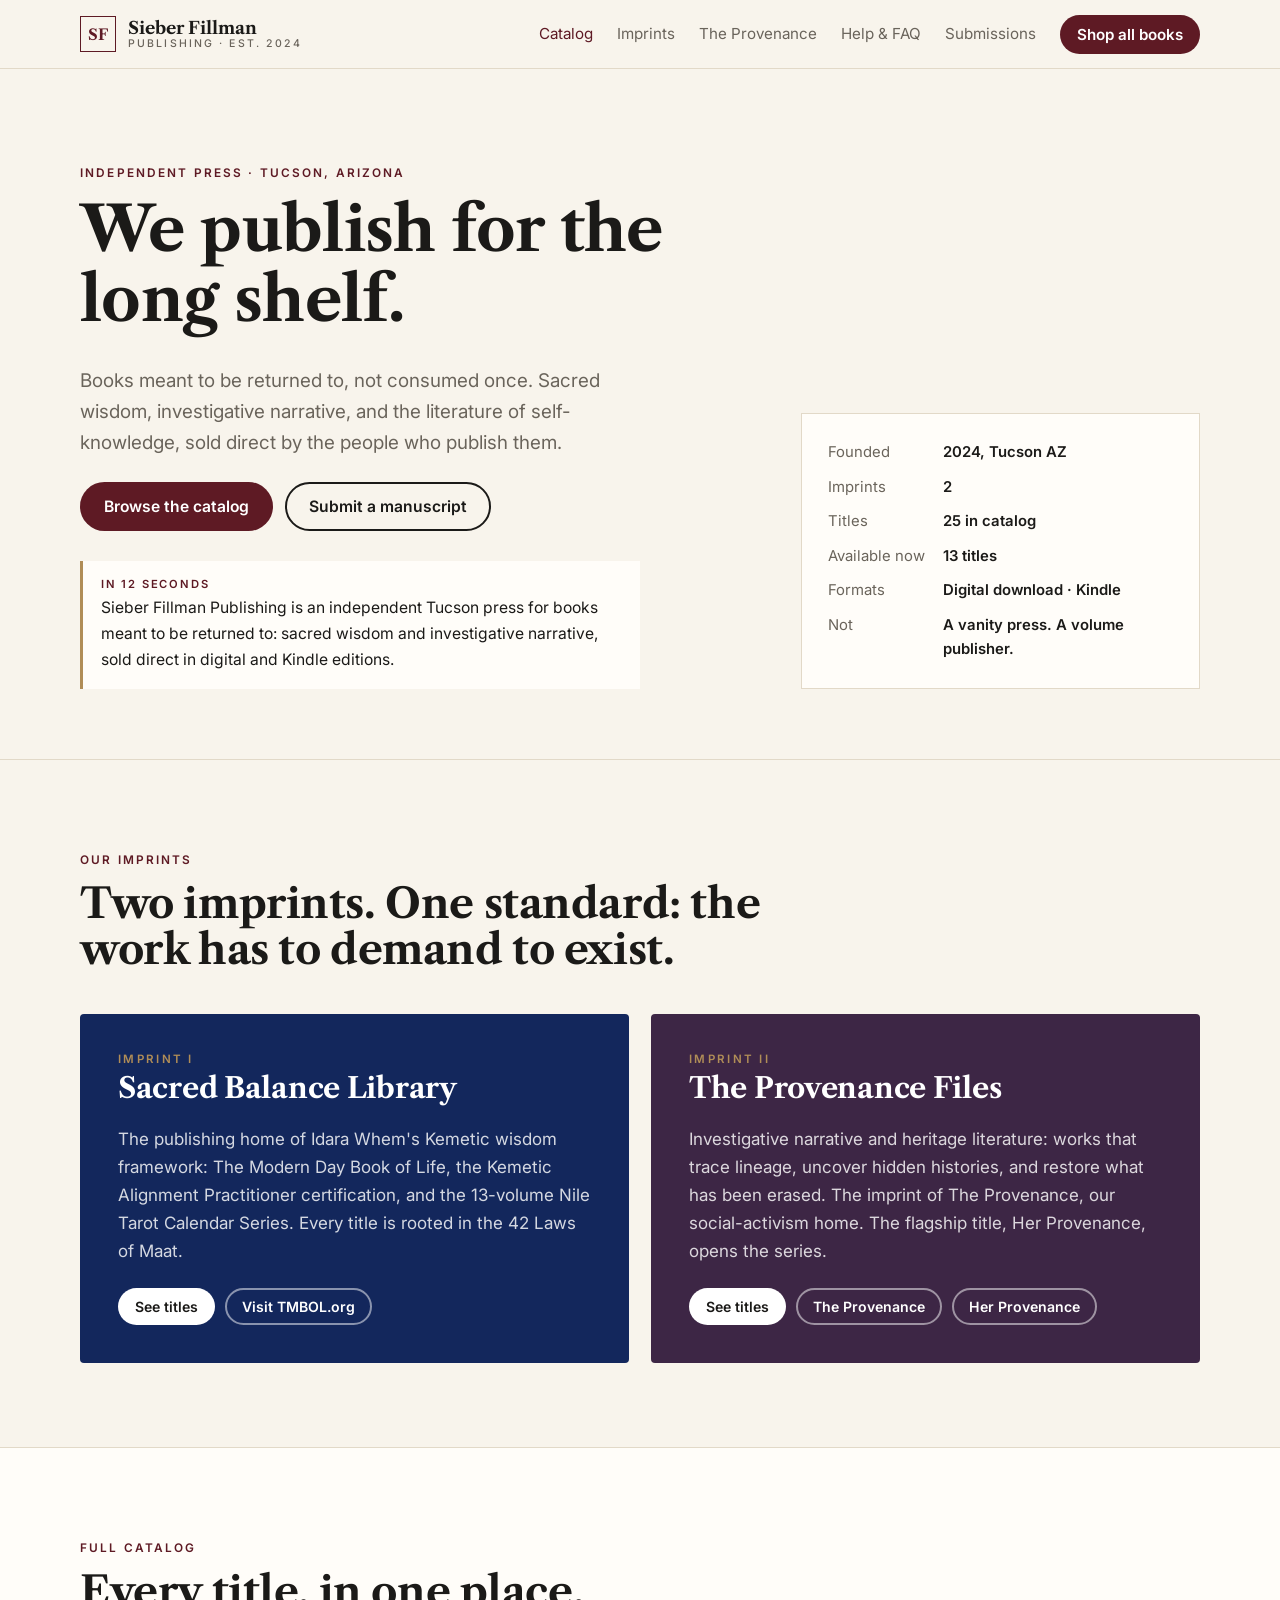
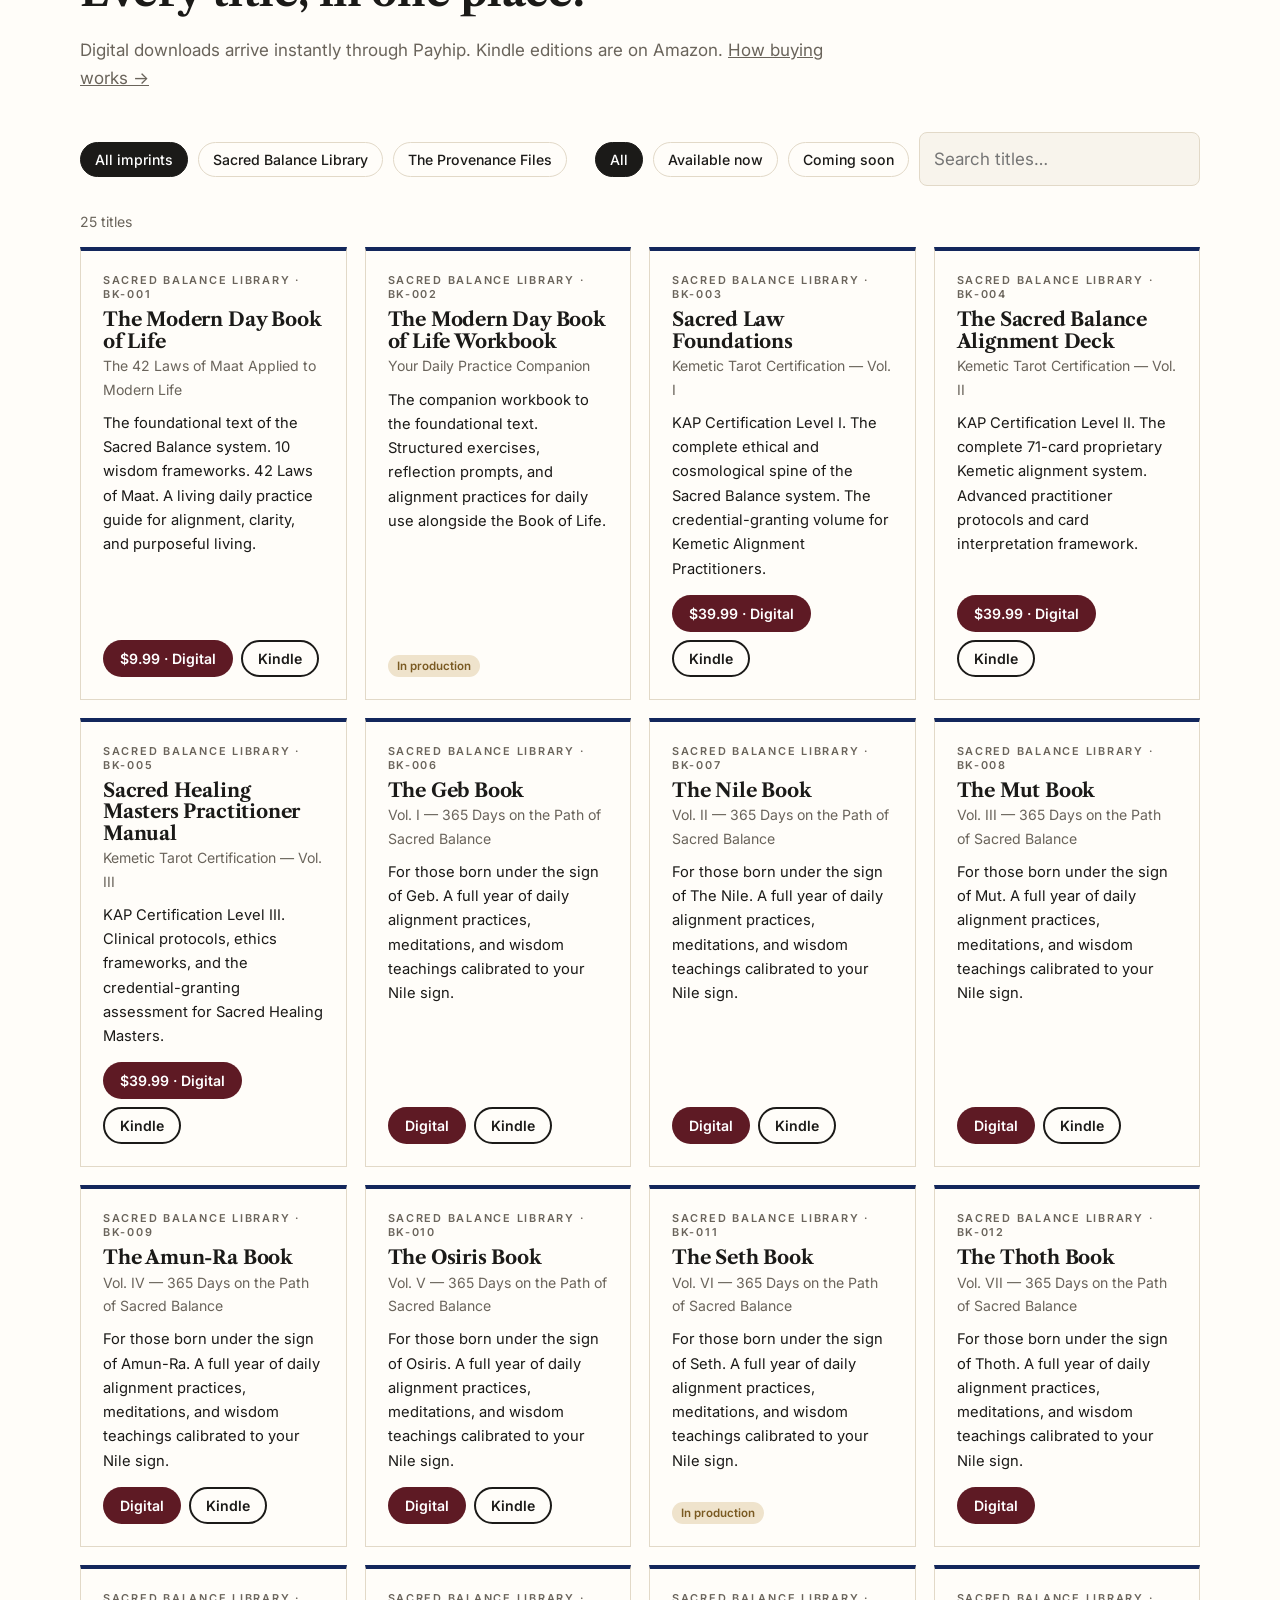
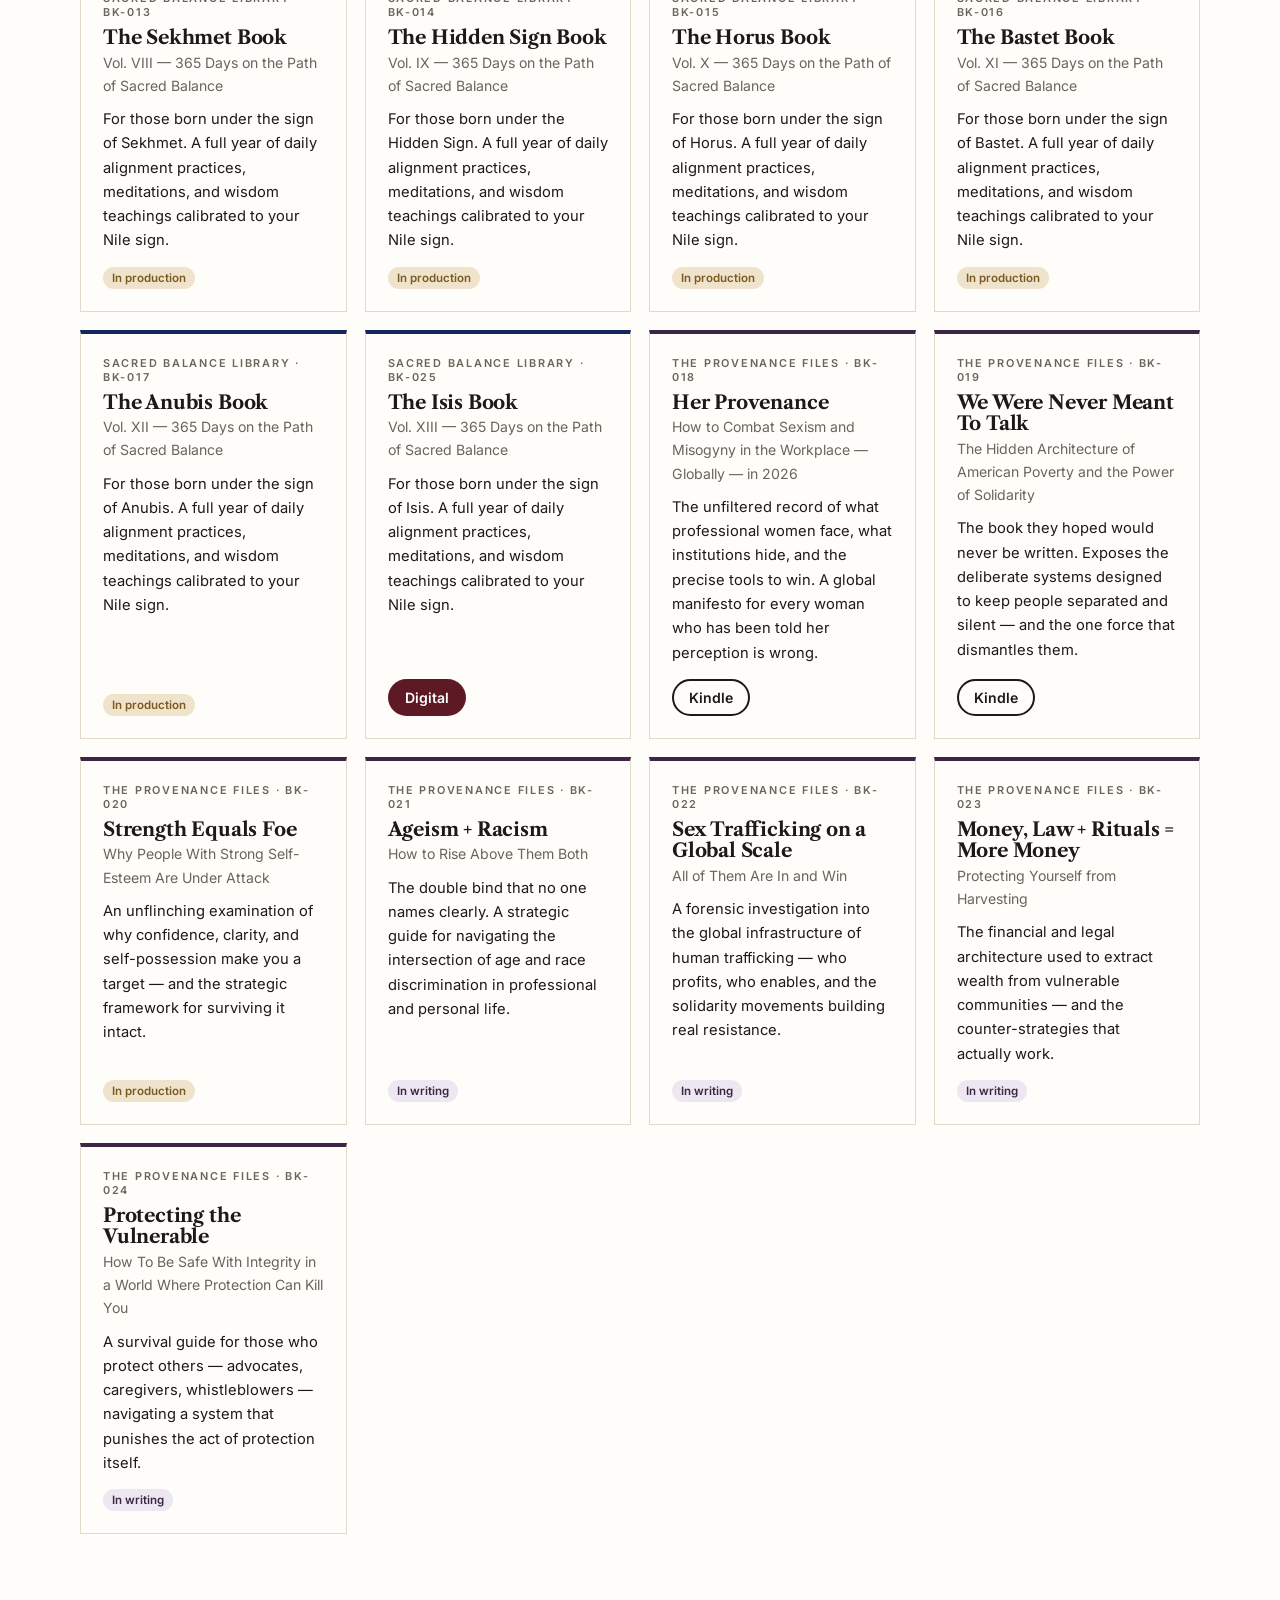
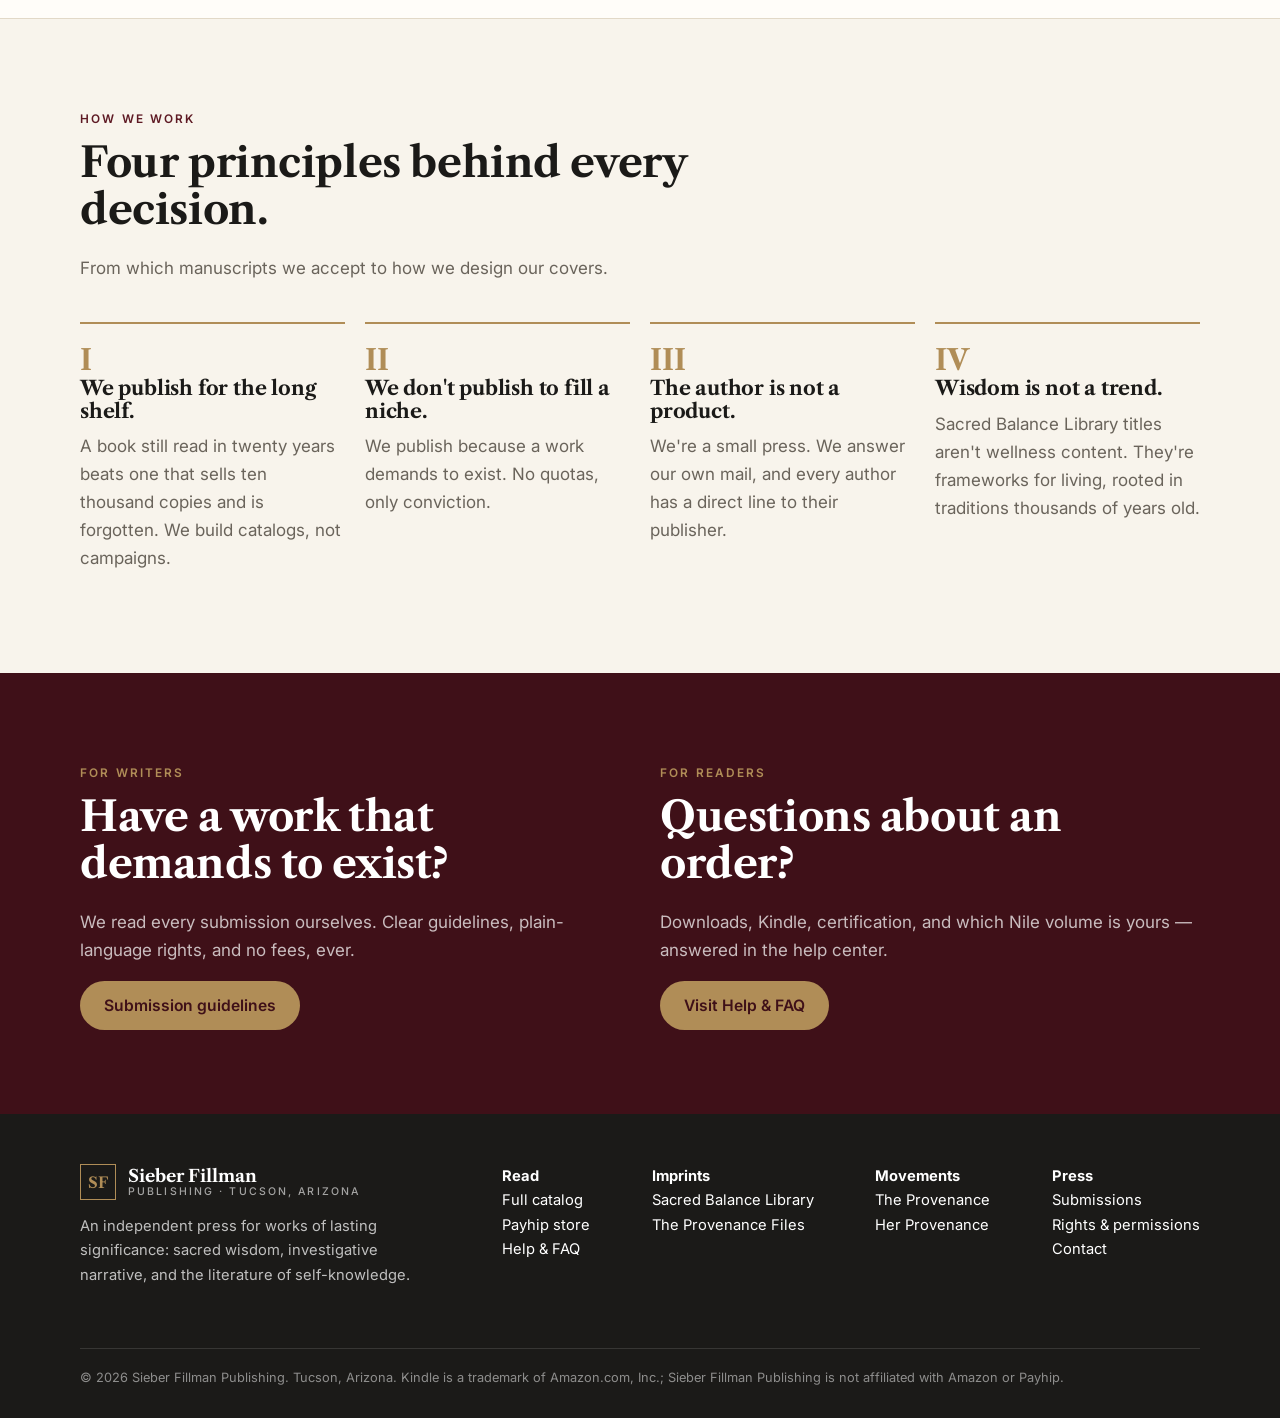
<file: index.html>
<!doctype html>
<html lang="en">
<head>
<meta charset="utf-8">
<meta name="viewport" content="width=device-width,initial-scale=1">
<title>Sieber Fillman Publishing — Independent Press for Sacred Wisdom & Investigative Narrative</title>
<meta name="description" content="Sieber Fillman Publishing is an independent Tucson press. Home of Sacred Balance Library and The Provenance Files. Digital downloads and Kindle editions of The Modern Day Book of Life, the Nile Tarot Calendar Series and Her Provenance.">
<link rel="canonical" href="https://www.sieberfillmanpublishing.com/">
<meta property="og:type" content="website">
<meta property="og:title" content="Sieber Fillman Publishing — Independent Press for Sacred Wisdom & Investigative Narrative">
<meta property="og:description" content="Sieber Fillman Publishing is an independent Tucson press. Home of Sacred Balance Library and The Provenance Files. Digital downloads and Kindle editions of The Modern Day Book of Life, the Nile Tarot Calendar Series and Her Provenance.">
<meta property="og:url" content="https://www.sieberfillmanpublishing.com/">
<meta property="og:image" content="https://www.sieberfillmanpublishing.com/assets/og.png">
<meta name="twitter:card" content="summary_large_image">
<meta name="theme-color" content="#5E1A24">
<link rel="icon" href="/favicon.ico">
<link rel="icon" type="image/png" sizes="32x32" href="/favicon-32x32.png">
<link rel="apple-touch-icon" href="/apple-touch-icon.png">
<link rel="preconnect" href="https://fonts.googleapis.com">
<link rel="preconnect" href="https://fonts.gstatic.com" crossorigin>
<link href="https://fonts.googleapis.com/css2?family=Libre+Caslon+Text:wght@400;700&family=Inter:wght@400;500;600&display=swap" rel="stylesheet">
<link rel="stylesheet" href="/assets/styles.css">
<script type="application/ld+json">{"@context":"https://schema.org","@graph":[{"@type":"Organization","@id":"https://www.sieberfillmanpublishing.com/#org","name":"Sieber Fillman Publishing","url":"https://www.sieberfillmanpublishing.com/","foundingDate":"2024","address":{"@type":"PostalAddress","addressLocality":"Tucson","addressRegion":"AZ","addressCountry":"US"}},{"@type":"Book","name":"The Modern Day Book of Life","alternateName":"The 42 Laws of Maat Applied to Modern Life","author":{"@type":"Person","name":"Idara Whem"},"publisher":{"@id":"https://www.sieberfillmanpublishing.com/#org"},"url":"https://payhip.com/b/4Yjev"},{"@type":"Book","name":"Sacred Law Foundations","alternateName":"Kemetic Tarot Certification — Vol. I","author":{"@type":"Person","name":"Idara Whem"},"publisher":{"@id":"https://www.sieberfillmanpublishing.com/#org"},"url":"https://payhip.com/b/9Z0Kb"},{"@type":"Book","name":"The Sacred Balance Alignment Deck","alternateName":"Kemetic Tarot Certification — Vol. II","author":{"@type":"Person","name":"Idara Whem"},"publisher":{"@id":"https://www.sieberfillmanpublishing.com/#org"},"url":"https://payhip.com/b/q7mkZ"},{"@type":"Book","name":"Sacred Healing Masters Practitioner Manual","alternateName":"Kemetic Tarot Certification — Vol. III","author":{"@type":"Person","name":"Idara Whem"},"publisher":{"@id":"https://www.sieberfillmanpublishing.com/#org"},"url":"https://payhip.com/b/olB1O"},{"@type":"Book","name":"The Geb Book","alternateName":"Vol. I — 365 Days on the Path of Sacred Balance","author":{"@type":"Person","name":"Idara Whem"},"publisher":{"@id":"https://www.sieberfillmanpublishing.com/#org"},"url":"https://payhip.com/b/t3Tw1"},{"@type":"Book","name":"The Nile Book","alternateName":"Vol. II — 365 Days on the Path of Sacred Balance","author":{"@type":"Person","name":"Idara Whem"},"publisher":{"@id":"https://www.sieberfillmanpublishing.com/#org"},"url":"https://payhip.com/b/pIkrs"},{"@type":"Book","name":"The Mut Book","alternateName":"Vol. III — 365 Days on the Path of Sacred Balance","author":{"@type":"Person","name":"Idara Whem"},"publisher":{"@id":"https://www.sieberfillmanpublishing.com/#org"},"url":"https://payhip.com/b/IkZNA"},{"@type":"Book","name":"The Amun-Ra Book","alternateName":"Vol. IV — 365 Days on the Path of Sacred Balance","author":{"@type":"Person","name":"Idara Whem"},"publisher":{"@id":"https://www.sieberfillmanpublishing.com/#org"},"url":"https://payhip.com/b/yX5Gs"},{"@type":"Book","name":"The Osiris Book","alternateName":"Vol. V — 365 Days on the Path of Sacred Balance","author":{"@type":"Person","name":"Idara Whem"},"publisher":{"@id":"https://www.sieberfillmanpublishing.com/#org"},"url":"https://payhip.com/b/oEz54"},{"@type":"Book","name":"The Thoth Book","alternateName":"Vol. VII — 365 Days on the Path of Sacred Balance","author":{"@type":"Person","name":"Idara Whem"},"publisher":{"@id":"https://www.sieberfillmanpublishing.com/#org"},"url":"https://payhip.com/b/HxFoE"},{"@type":"Book","name":"The Isis Book","alternateName":"Vol. XIII — 365 Days on the Path of Sacred Balance","author":{"@type":"Person","name":"Idara Whem"},"publisher":{"@id":"https://www.sieberfillmanpublishing.com/#org"},"url":"https://payhip.com/b/O4dnB"},{"@type":"Book","name":"Her Provenance","alternateName":"How to Combat Sexism and Misogyny in the Workplace — Globally — in 2026","author":{"@type":"Person","name":"Idara Whem"},"publisher":{"@id":"https://www.sieberfillmanpublishing.com/#org"},"url":"https://a.co/d/01MdVRQR"},{"@type":"Book","name":"We Were Never Meant To Talk","alternateName":"The Hidden Architecture of American Poverty and the Power of Solidarity","author":{"@type":"Person","name":"Idara Whem"},"publisher":{"@id":"https://www.sieberfillmanpublishing.com/#org"},"url":"https://a.co/d/08MhznIm"}]}</script>
</head>
<body>
<a class="skip" href="#main">Skip to content</a>
<header class="site">
  <div class="wrap">
    <a class="logo" href="/" aria-label="Sieber Fillman Publishing home"><span class="mono">SF</span><span class="nm">Sieber Fillman<small>Publishing · Est. 2024</small></span></a>
    <button class="menu-btn" aria-expanded="false" aria-controls="nav">Menu</button>
    <nav class="main" id="nav">
      <a href="/#catalog" aria-current="page">Catalog</a>
      <a href="/#imprints">Imprints</a>
      <a href="/the-provenance/" >The Provenance</a>
      <a href="/knowledgebase/" >Help &amp; FAQ</a>
      <a href="/submissions/" >Submissions</a>
      <a class="btn btn-ox btn-sm" href="https://payhip.com/SieberFillmanPublishing" target="_blank" rel="noopener">Shop all books</a>
    </nav>
  </div>
</header>
<main id="main">
<section class="hero">
  <div class="wrap grid">
    <div>
      <span class="eyebrow">Independent press · Tucson, Arizona</span>
      <h1>We publish for the long shelf.</h1>
      <p class="lead">Books meant to be returned to, not consumed once. Sacred wisdom, investigative narrative, and the literature of self-knowledge, sold direct by the people who publish them.</p>
      <div class="ctas">
        <a class="btn btn-ox" href="#catalog">Browse the catalog</a>
        <a class="btn btn-ghost" href="/submissions/">Submit a manuscript</a>
      </div>
      <div class="pitch">
        <b>In 12 seconds</b>
        Sieber Fillman Publishing is an independent Tucson press for books meant to be returned to: sacred wisdom and investigative narrative, sold direct in digital and Kindle editions.
      </div>
    </div>
    <aside class="colophon" aria-label="The press at a glance">
      <dl>
        <dt>Founded</dt><dd>2024, Tucson AZ</dd>
        <dt>Imprints</dt><dd>2</dd>
        <dt>Titles</dt><dd>25 in catalog</dd>
        <dt>Available now</dt><dd>13 titles</dd>
        <dt>Formats</dt><dd>Digital download · Kindle</dd>
        <dt>Not</dt><dd>A vanity press. A volume publisher.</dd>
      </dl>
    </aside>
  </div>
</section>

<section id="imprints">
  <div class="wrap">
    <div class="section-head">
      <span class="eyebrow">Our imprints</span>
      <h2>Two imprints. One standard: the work has to demand to exist.</h2>
    </div>
    <div class="imprints">
      <div class="imprint sbl">
        <span class="no">Imprint I</span>
        <h3>Sacred Balance Library</h3>
        <p>The publishing home of Idara Whem's Kemetic wisdom framework: The Modern Day Book of Life, the Kemetic Alignment Practitioner certification, and the 13-volume Nile Tarot Calendar Series. Every title is rooted in the 42 Laws of Maat.</p>
        <div style="display:flex;gap:10px;flex-wrap:wrap;margin-top:auto">
          <a class="btn btn-sm" href="#catalog=Sacred%20Balance%20Library">See titles</a>
          <a class="btn btn-sm" style="background:transparent;color:#fff;border-color:rgba(255,255,255,.5)" href="https://www.tmbol.org/">Visit TMBOL.org</a>
        </div>
      </div>
      <div class="imprint tpf">
        <span class="no">Imprint II</span>
        <h3>The Provenance Files</h3>
        <p>Investigative narrative and heritage literature: works that trace lineage, uncover hidden histories, and restore what has been erased. The imprint of The Provenance, our social-activism home. The flagship title, Her Provenance, opens the series.</p>
        <div style="display:flex;gap:10px;flex-wrap:wrap;margin-top:auto">
          <a class="btn btn-sm" href="#catalog=The%20Provenance%20Files">See titles</a>
          <a class="btn btn-sm" style="background:transparent;color:#fff;border-color:rgba(255,255,255,.5)" href="/the-provenance/">The Provenance</a>
          <a class="btn btn-sm" style="background:transparent;color:#fff;border-color:rgba(255,255,255,.5)" href="https://www.herprovenance.com/">Her Provenance</a>
        </div>
      </div>
    </div>
  </div>
</section>

<section class="alt" id="catalog">
  <div class="wrap">
    <div class="section-head">
      <span class="eyebrow">Full catalog</span>
      <h2>Every title, in one place.</h2>
      <p class="muted">Digital downloads arrive instantly through Payhip. Kindle editions are on Amazon. <a href="/knowledgebase/#buying">How buying works →</a></p>
    </div>
    <div class="filters" role="group" aria-label="Filter catalog">
      <button class="chip" data-filter="imprint" data-value="all" aria-pressed="true">All imprints</button>
      <button class="chip" data-filter="imprint" data-value="Sacred Balance Library" aria-pressed="false">Sacred Balance Library</button>
      <button class="chip" data-filter="imprint" data-value="The Provenance Files" aria-pressed="false">The Provenance Files</button>
      <span style="width:8px"></span>
      <button class="chip" data-filter="status" data-value="all" aria-pressed="true">All</button>
      <button class="chip" data-filter="status" data-value="released" aria-pressed="false">Available now</button>
      <button class="chip" data-filter="status" data-value="soon" aria-pressed="false">Coming soon</button>
      <input id="cat-q" type="text" placeholder="Search titles…" aria-label="Search titles">
    </div>
    <p class="muted" style="font-size:.88rem" id="cat-count">25 titles</p>
    <div class="books">
<article class="bk" data-imprint="Sacred Balance Library" data-status="released">
  <span class="im">Sacred Balance Library · BK-001</span>
  <h3>The Modern Day Book of Life</h3><div class="sub">The 42 Laws of Maat Applied to Modern Life</div>
  <p>The foundational text of the Sacred Balance system. 10 wisdom frameworks. 42 Laws of Maat. A living daily practice guide for alignment, clarity, and purposeful living.</p>
  <div class="foot"><a class="btn btn-ox btn-sm" href="https://payhip.com/b/4Yjev" target="_blank" rel="noopener">$9.99 · Digital</a><a class="btn btn-ghost btn-sm" href="https://a.co/d/0cekgbLA" target="_blank" rel="noopener">Kindle</a></div>
</article>
<article class="bk" data-imprint="Sacred Balance Library" data-status="production">
  <span class="im">Sacred Balance Library · BK-002</span>
  <h3>The Modern Day Book of Life Workbook</h3><div class="sub">Your Daily Practice Companion</div>
  <p>The companion workbook to the foundational text. Structured exercises, reflection prompts, and alignment practices for daily use alongside the Book of Life.</p>
  <div class="foot"><span class="st production">In production</span></div>
</article>
<article class="bk" data-imprint="Sacred Balance Library" data-status="released">
  <span class="im">Sacred Balance Library · BK-003</span>
  <h3>Sacred Law Foundations</h3><div class="sub">Kemetic Tarot Certification — Vol. I</div>
  <p>KAP Certification Level I. The complete ethical and cosmological spine of the Sacred Balance system. The credential-granting volume for Kemetic Alignment Practitioners.</p>
  <div class="foot"><a class="btn btn-ox btn-sm" href="https://payhip.com/b/9Z0Kb" target="_blank" rel="noopener">$39.99 · Digital</a><a class="btn btn-ghost btn-sm" href="https://a.co/d/0j3dGVnM" target="_blank" rel="noopener">Kindle</a></div>
</article>
<article class="bk" data-imprint="Sacred Balance Library" data-status="released">
  <span class="im">Sacred Balance Library · BK-004</span>
  <h3>The Sacred Balance Alignment Deck</h3><div class="sub">Kemetic Tarot Certification — Vol. II</div>
  <p>KAP Certification Level II. The complete 71-card proprietary Kemetic alignment system. Advanced practitioner protocols and card interpretation framework.</p>
  <div class="foot"><a class="btn btn-ox btn-sm" href="https://payhip.com/b/q7mkZ" target="_blank" rel="noopener">$39.99 · Digital</a><a class="btn btn-ghost btn-sm" href="https://a.co/d/021ry5id" target="_blank" rel="noopener">Kindle</a></div>
</article>
<article class="bk" data-imprint="Sacred Balance Library" data-status="released">
  <span class="im">Sacred Balance Library · BK-005</span>
  <h3>Sacred Healing Masters Practitioner Manual</h3><div class="sub">Kemetic Tarot Certification — Vol. III</div>
  <p>KAP Certification Level III. Clinical protocols, ethics frameworks, and the credential-granting assessment for Sacred Healing Masters.</p>
  <div class="foot"><a class="btn btn-ox btn-sm" href="https://payhip.com/b/olB1O" target="_blank" rel="noopener">$39.99 · Digital</a><a class="btn btn-ghost btn-sm" href="https://a.co/d/0fBPvenv" target="_blank" rel="noopener">Kindle</a></div>
</article>
<article class="bk" data-imprint="Sacred Balance Library" data-status="released">
  <span class="im">Sacred Balance Library · BK-006</span>
  <h3>The Geb Book</h3><div class="sub">Vol. I — 365 Days on the Path of Sacred Balance</div>
  <p>For those born under the sign of Geb. A full year of daily alignment practices, meditations, and wisdom teachings calibrated to your Nile sign.</p>
  <div class="foot"><a class="btn btn-ox btn-sm" href="https://payhip.com/b/t3Tw1" target="_blank" rel="noopener">Digital</a><a class="btn btn-ghost btn-sm" href="https://a.co/d/07w6idox" target="_blank" rel="noopener">Kindle</a></div>
</article>
<article class="bk" data-imprint="Sacred Balance Library" data-status="released">
  <span class="im">Sacred Balance Library · BK-007</span>
  <h3>The Nile Book</h3><div class="sub">Vol. II — 365 Days on the Path of Sacred Balance</div>
  <p>For those born under the sign of The Nile. A full year of daily alignment practices, meditations, and wisdom teachings calibrated to your Nile sign.</p>
  <div class="foot"><a class="btn btn-ox btn-sm" href="https://payhip.com/b/pIkrs" target="_blank" rel="noopener">Digital</a><a class="btn btn-ghost btn-sm" href="https://a.co/d/0gZRjM7c" target="_blank" rel="noopener">Kindle</a></div>
</article>
<article class="bk" data-imprint="Sacred Balance Library" data-status="released">
  <span class="im">Sacred Balance Library · BK-008</span>
  <h3>The Mut Book</h3><div class="sub">Vol. III — 365 Days on the Path of Sacred Balance</div>
  <p>For those born under the sign of Mut. A full year of daily alignment practices, meditations, and wisdom teachings calibrated to your Nile sign.</p>
  <div class="foot"><a class="btn btn-ox btn-sm" href="https://payhip.com/b/IkZNA" target="_blank" rel="noopener">Digital</a><a class="btn btn-ghost btn-sm" href="https://a.co/d/01jYPUff" target="_blank" rel="noopener">Kindle</a></div>
</article>
<article class="bk" data-imprint="Sacred Balance Library" data-status="released">
  <span class="im">Sacred Balance Library · BK-009</span>
  <h3>The Amun-Ra Book</h3><div class="sub">Vol. IV — 365 Days on the Path of Sacred Balance</div>
  <p>For those born under the sign of Amun-Ra. A full year of daily alignment practices, meditations, and wisdom teachings calibrated to your Nile sign.</p>
  <div class="foot"><a class="btn btn-ox btn-sm" href="https://payhip.com/b/yX5Gs" target="_blank" rel="noopener">Digital</a><a class="btn btn-ghost btn-sm" href="https://a.co/d/0j2HTdlF" target="_blank" rel="noopener">Kindle</a></div>
</article>
<article class="bk" data-imprint="Sacred Balance Library" data-status="released">
  <span class="im">Sacred Balance Library · BK-010</span>
  <h3>The Osiris Book</h3><div class="sub">Vol. V — 365 Days on the Path of Sacred Balance</div>
  <p>For those born under the sign of Osiris. A full year of daily alignment practices, meditations, and wisdom teachings calibrated to your Nile sign.</p>
  <div class="foot"><a class="btn btn-ox btn-sm" href="https://payhip.com/b/oEz54" target="_blank" rel="noopener">Digital</a><a class="btn btn-ghost btn-sm" href="https://a.co/d/0j0BJHc4" target="_blank" rel="noopener">Kindle</a></div>
</article>
<article class="bk" data-imprint="Sacred Balance Library" data-status="production">
  <span class="im">Sacred Balance Library · BK-011</span>
  <h3>The Seth Book</h3><div class="sub">Vol. VI — 365 Days on the Path of Sacred Balance</div>
  <p>For those born under the sign of Seth. A full year of daily alignment practices, meditations, and wisdom teachings calibrated to your Nile sign.</p>
  <div class="foot"><span class="st production">In production</span></div>
</article>
<article class="bk" data-imprint="Sacred Balance Library" data-status="released">
  <span class="im">Sacred Balance Library · BK-012</span>
  <h3>The Thoth Book</h3><div class="sub">Vol. VII — 365 Days on the Path of Sacred Balance</div>
  <p>For those born under the sign of Thoth. A full year of daily alignment practices, meditations, and wisdom teachings calibrated to your Nile sign.</p>
  <div class="foot"><a class="btn btn-ox btn-sm" href="https://payhip.com/b/HxFoE" target="_blank" rel="noopener">Digital</a></div>
</article>
<article class="bk" data-imprint="Sacred Balance Library" data-status="production">
  <span class="im">Sacred Balance Library · BK-013</span>
  <h3>The Sekhmet Book</h3><div class="sub">Vol. VIII — 365 Days on the Path of Sacred Balance</div>
  <p>For those born under the sign of Sekhmet. A full year of daily alignment practices, meditations, and wisdom teachings calibrated to your Nile sign.</p>
  <div class="foot"><span class="st production">In production</span></div>
</article>
<article class="bk" data-imprint="Sacred Balance Library" data-status="production">
  <span class="im">Sacred Balance Library · BK-014</span>
  <h3>The Hidden Sign Book</h3><div class="sub">Vol. IX — 365 Days on the Path of Sacred Balance</div>
  <p>For those born under the Hidden Sign. A full year of daily alignment practices, meditations, and wisdom teachings calibrated to your Nile sign.</p>
  <div class="foot"><span class="st production">In production</span></div>
</article>
<article class="bk" data-imprint="Sacred Balance Library" data-status="production">
  <span class="im">Sacred Balance Library · BK-015</span>
  <h3>The Horus Book</h3><div class="sub">Vol. X — 365 Days on the Path of Sacred Balance</div>
  <p>For those born under the sign of Horus. A full year of daily alignment practices, meditations, and wisdom teachings calibrated to your Nile sign.</p>
  <div class="foot"><span class="st production">In production</span></div>
</article>
<article class="bk" data-imprint="Sacred Balance Library" data-status="production">
  <span class="im">Sacred Balance Library · BK-016</span>
  <h3>The Bastet Book</h3><div class="sub">Vol. XI — 365 Days on the Path of Sacred Balance</div>
  <p>For those born under the sign of Bastet. A full year of daily alignment practices, meditations, and wisdom teachings calibrated to your Nile sign.</p>
  <div class="foot"><span class="st production">In production</span></div>
</article>
<article class="bk" data-imprint="Sacred Balance Library" data-status="production">
  <span class="im">Sacred Balance Library · BK-017</span>
  <h3>The Anubis Book</h3><div class="sub">Vol. XII — 365 Days on the Path of Sacred Balance</div>
  <p>For those born under the sign of Anubis. A full year of daily alignment practices, meditations, and wisdom teachings calibrated to your Nile sign.</p>
  <div class="foot"><span class="st production">In production</span></div>
</article>
<article class="bk" data-imprint="Sacred Balance Library" data-status="released">
  <span class="im">Sacred Balance Library · BK-025</span>
  <h3>The Isis Book</h3><div class="sub">Vol. XIII — 365 Days on the Path of Sacred Balance</div>
  <p>For those born under the sign of Isis. A full year of daily alignment practices, meditations, and wisdom teachings calibrated to your Nile sign.</p>
  <div class="foot"><a class="btn btn-ox btn-sm" href="https://payhip.com/b/O4dnB" target="_blank" rel="noopener">Digital</a></div>
</article>
<article class="bk" data-imprint="The Provenance Files" data-status="released">
  <span class="im">The Provenance Files · BK-018</span>
  <h3>Her Provenance</h3><div class="sub">How to Combat Sexism and Misogyny in the Workplace — Globally — in 2026</div>
  <p>The unfiltered record of what professional women face, what institutions hide, and the precise tools to win. A global manifesto for every woman who has been told her perception is wrong.</p>
  <div class="foot"><a class="btn btn-ghost btn-sm" href="https://a.co/d/01MdVRQR" target="_blank" rel="noopener">Kindle</a></div>
</article>
<article class="bk" data-imprint="The Provenance Files" data-status="released">
  <span class="im">The Provenance Files · BK-019</span>
  <h3>We Were Never Meant To Talk</h3><div class="sub">The Hidden Architecture of American Poverty and the Power of Solidarity</div>
  <p>The book they hoped would never be written. Exposes the deliberate systems designed to keep people separated and silent — and the one force that dismantles them.</p>
  <div class="foot"><a class="btn btn-ghost btn-sm" href="https://a.co/d/08MhznIm" target="_blank" rel="noopener">Kindle</a></div>
</article>
<article class="bk" data-imprint="The Provenance Files" data-status="production">
  <span class="im">The Provenance Files · BK-020</span>
  <h3>Strength Equals Foe</h3><div class="sub">Why People With Strong Self-Esteem Are Under Attack</div>
  <p>An unflinching examination of why confidence, clarity, and self-possession make you a target — and the strategic framework for surviving it intact.</p>
  <div class="foot"><span class="st production">In production</span></div>
</article>
<article class="bk" data-imprint="The Provenance Files" data-status="writing">
  <span class="im">The Provenance Files · BK-021</span>
  <h3>Ageism + Racism</h3><div class="sub">How to Rise Above Them Both</div>
  <p>The double bind that no one names clearly. A strategic guide for navigating the intersection of age and race discrimination in professional and personal life.</p>
  <div class="foot"><span class="st writing">In writing</span></div>
</article>
<article class="bk" data-imprint="The Provenance Files" data-status="writing">
  <span class="im">The Provenance Files · BK-022</span>
  <h3>Sex Trafficking on a Global Scale</h3><div class="sub">All of Them Are In and Win</div>
  <p>A forensic investigation into the global infrastructure of human trafficking — who profits, who enables, and the solidarity movements building real resistance.</p>
  <div class="foot"><span class="st writing">In writing</span></div>
</article>
<article class="bk" data-imprint="The Provenance Files" data-status="writing">
  <span class="im">The Provenance Files · BK-023</span>
  <h3>Money, Law + Rituals = More Money</h3><div class="sub">Protecting Yourself from Harvesting</div>
  <p>The financial and legal architecture used to extract wealth from vulnerable communities — and the counter-strategies that actually work.</p>
  <div class="foot"><span class="st writing">In writing</span></div>
</article>
<article class="bk" data-imprint="The Provenance Files" data-status="writing">
  <span class="im">The Provenance Files · BK-024</span>
  <h3>Protecting the Vulnerable</h3><div class="sub">How To Be Safe With Integrity in a World Where Protection Can Kill You</div>
  <p>A survival guide for those who protect others — advocates, caregivers, whistleblowers — navigating a system that punishes the act of protection itself.</p>
  <div class="foot"><span class="st writing">In writing</span></div>
</article>
    </div>
    <p class="empty" id="cat-empty">No titles match. <a href="/knowledgebase/#contact">Ask us about a title</a>.</p>
  </div>
</section>

<section>
  <div class="wrap">
    <div class="section-head">
      <span class="eyebrow">How we work</span>
      <h2>Four principles behind every decision.</h2>
      <p class="muted">From which manuscripts we accept to how we design our covers.</p>
    </div>
    <div class="principles">
      <div class="pr"><div class="n">I</div><h3>We publish for the long shelf.</h3><p class="muted">A book still read in twenty years beats one that sells ten thousand copies and is forgotten. We build catalogs, not campaigns.</p></div>
      <div class="pr"><div class="n">II</div><h3>We don't publish to fill a niche.</h3><p class="muted">We publish because a work demands to exist. No quotas, only conviction.</p></div>
      <div class="pr"><div class="n">III</div><h3>The author is not a product.</h3><p class="muted">We're a small press. We answer our own mail, and every author has a direct line to their publisher.</p></div>
      <div class="pr"><div class="n">IV</div><h3>Wisdom is not a trend.</h3><p class="muted">Sacred Balance Library titles aren't wellness content. They're frameworks for living, rooted in traditions thousands of years old.</p></div>
    </div>
  </div>
</section>

<section class="dark">
  <div class="wrap g2" style="align-items:center">
    <div>
      <span class="eyebrow">For writers</span>
      <h2 style="color:#fff">Have a work that demands to exist?</h2>
      <p class="muted">We read every submission ourselves. Clear guidelines, plain-language rights, and no fees, ever.</p>
      <a class="btn btn-brass" href="/submissions/">Submission guidelines</a>
    </div>
    <div>
      <span class="eyebrow">For readers</span>
      <h2 style="color:#fff">Questions about an order?</h2>
      <p class="muted">Downloads, Kindle, certification, and which Nile volume is yours — answered in the help center.</p>
      <a class="btn btn-brass" href="/knowledgebase/">Visit Help &amp; FAQ</a>
    </div>
  </div>
</section>
</main>
<footer class="site">
  <div class="wrap">
    <div style="max-width:360px">
      <a class="logo" href="/" style="color:#fff"><span class="mono" style="border-color:var(--brass);color:var(--brass)">SF</span><span class="nm" style="color:#fff">Sieber Fillman<small style="color:rgba(255,255,255,.6)">Publishing · Tucson, Arizona</small></span></a>
      <p style="margin-top:14px">An independent press for works of lasting significance: sacred wisdom, investigative narrative, and the literature of self-knowledge.</p>
    </div>
    <div><p><strong style="color:#fff">Read</strong><br><a href="/#catalog">Full catalog</a><br><a href="https://payhip.com/SieberFillmanPublishing" target="_blank" rel="noopener">Payhip store</a><br><a href="/knowledgebase/">Help &amp; FAQ</a></p></div>
    <div><p><strong style="color:#fff">Imprints</strong><br><a href="https://www.tmbol.org/">Sacred Balance Library</a><br><a href="/the-provenance/#books">The Provenance Files</a></p></div>
    <div><p><strong style="color:#fff">Movements</strong><br><a href="/the-provenance/">The Provenance</a><br><a href="https://www.herprovenance.com/">Her Provenance</a></p></div>
    <div><p><strong style="color:#fff">Press</strong><br><a href="/submissions/">Submissions</a><br><a href="/knowledgebase/#rights">Rights &amp; permissions</a><br><a href="/knowledgebase/#contact">Contact</a></p></div>
    <div class="fine">© <span class="yr">2026</span> Sieber Fillman Publishing. Tucson, Arizona. Kindle is a trademark of Amazon.com, Inc.; Sieber Fillman Publishing is not affiliated with Amazon or Payhip.</div>
  </div>
</footer>
<script src="/assets/site.js" defer></script>
<script src="/assets/catalog-live.js" defer></script>
</body>
</html>
</file>
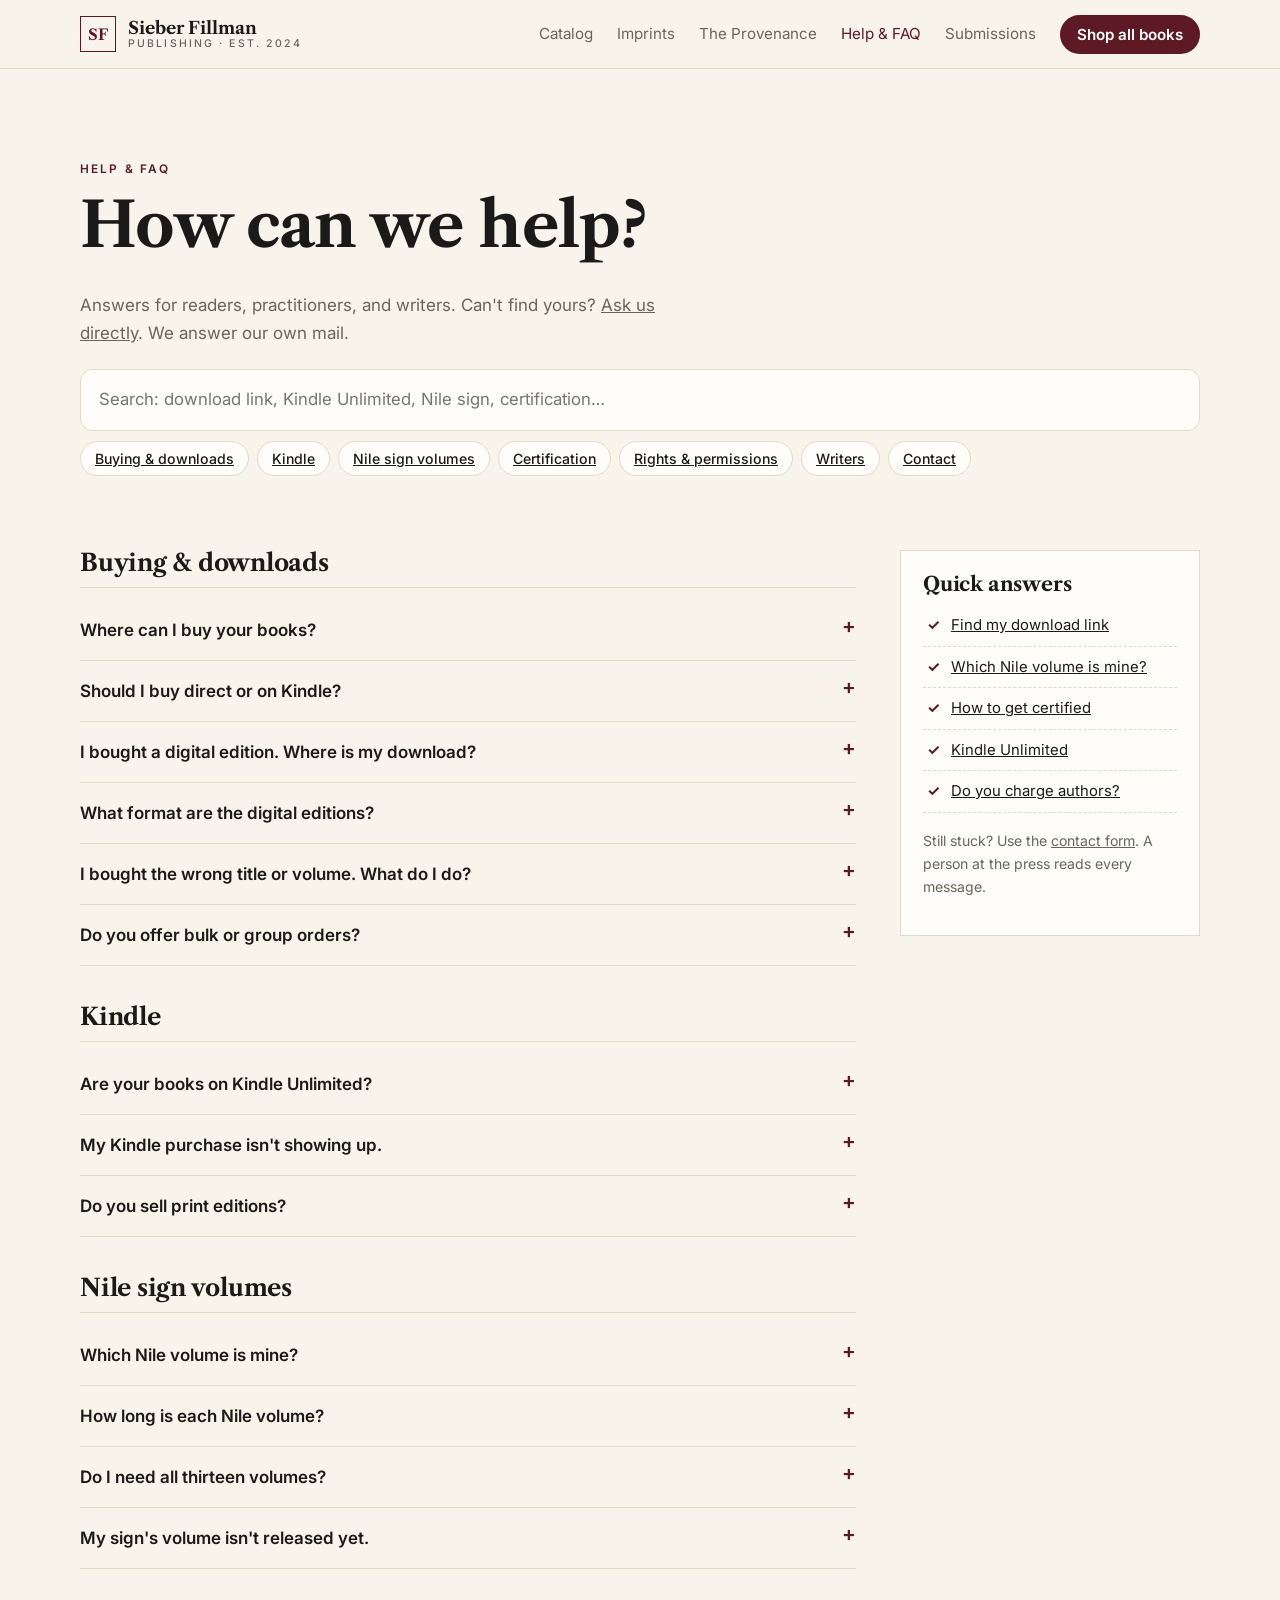
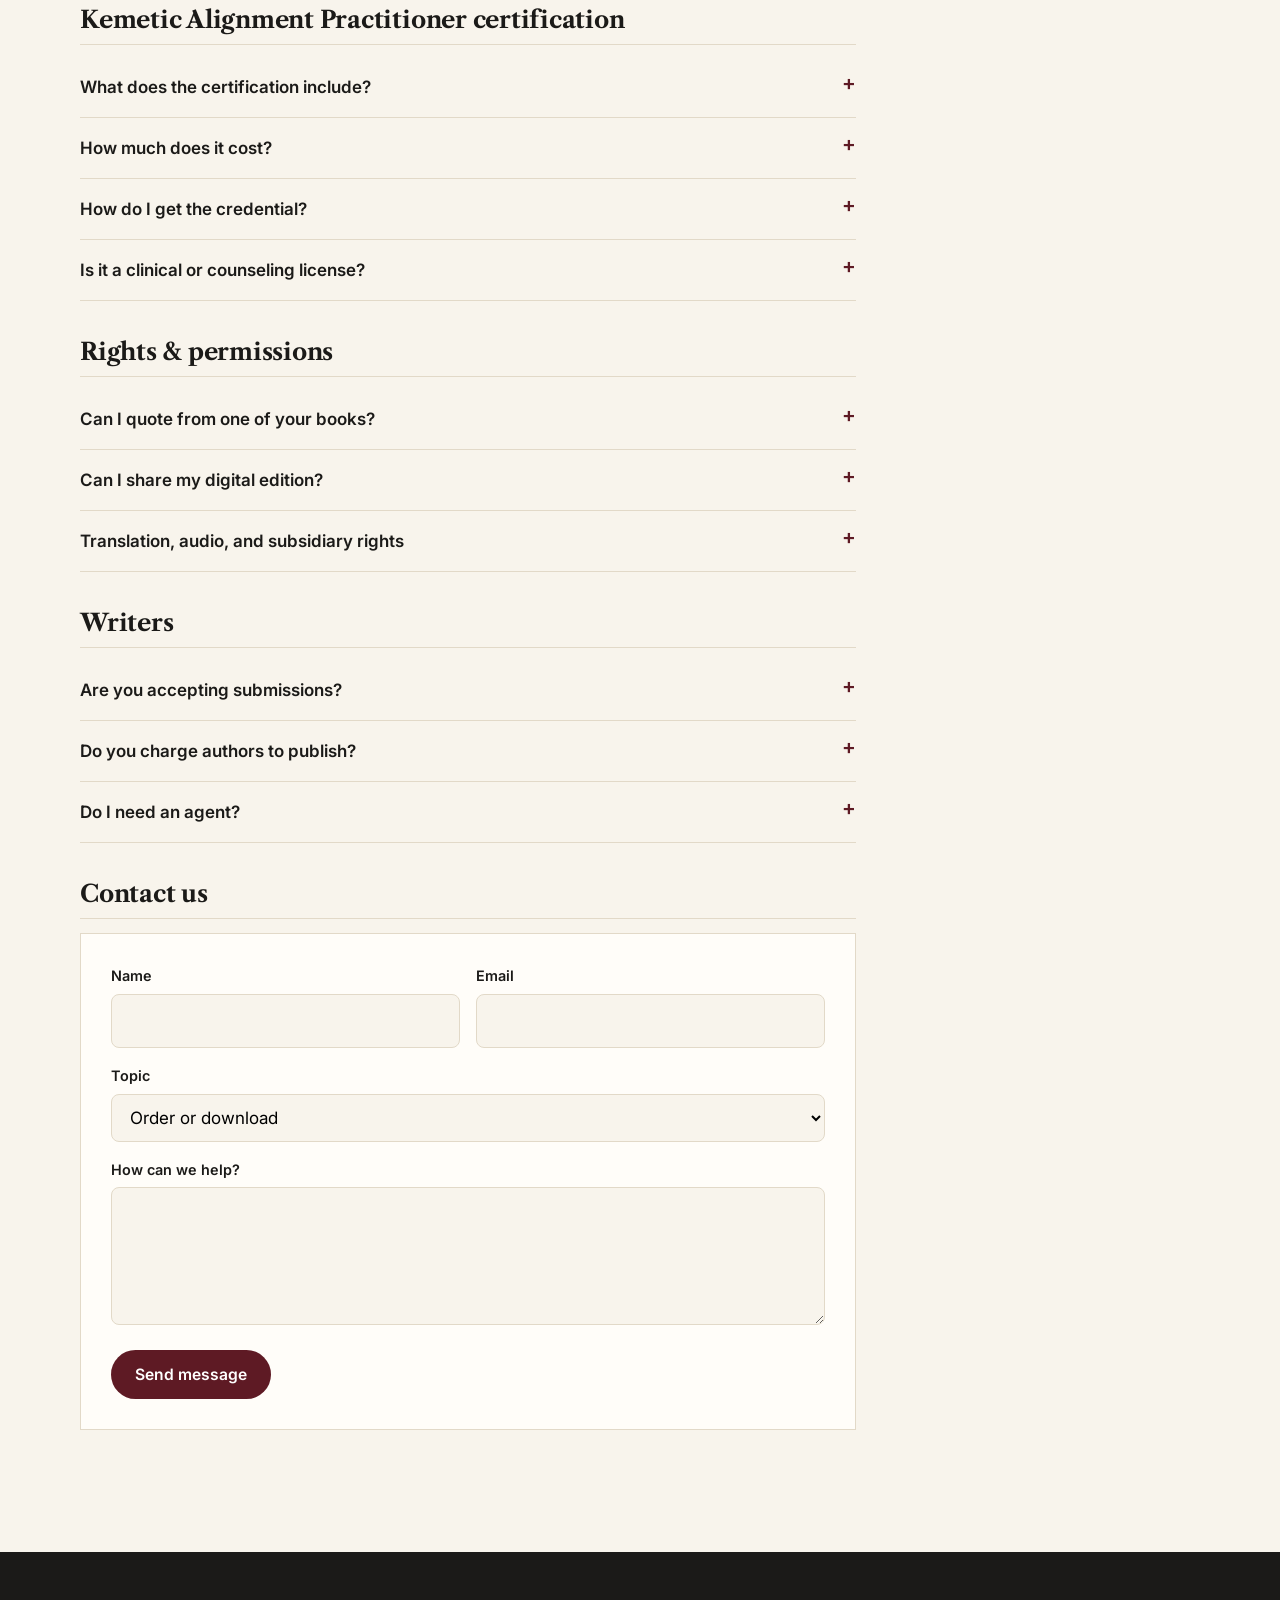
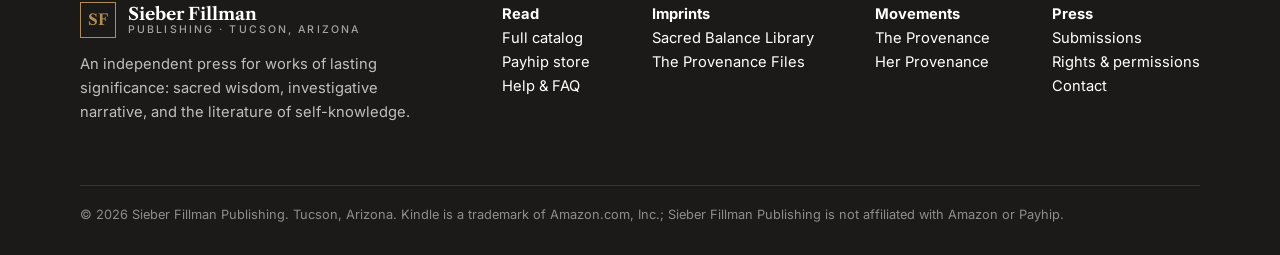
<file: knowledgebase/index.html>
<!doctype html>
<html lang="en">
<head>
<meta charset="utf-8">
<meta name="viewport" content="width=device-width,initial-scale=1">
<title>Help & FAQ — Sieber Fillman Publishing</title>
<meta name="description" content="Answers about buying Sieber Fillman Publishing books: digital downloads, Kindle and Kindle Unlimited, Nile sign volumes, the Kemetic Alignment Practitioner certification, rights and submissions.">
<link rel="canonical" href="https://www.sieberfillmanpublishing.com/knowledgebase/">
<meta property="og:type" content="website">
<meta property="og:title" content="Help & FAQ — Sieber Fillman Publishing">
<meta property="og:description" content="Answers about buying Sieber Fillman Publishing books: digital downloads, Kindle and Kindle Unlimited, Nile sign volumes, the Kemetic Alignment Practitioner certification, rights and submissions.">
<meta property="og:url" content="https://www.sieberfillmanpublishing.com/knowledgebase/">
<meta property="og:image" content="https://www.sieberfillmanpublishing.com/assets/og.png">
<meta name="twitter:card" content="summary_large_image">
<meta name="theme-color" content="#5E1A24">
<link rel="icon" href="/favicon.ico">
<link rel="icon" type="image/png" sizes="32x32" href="/favicon-32x32.png">
<link rel="apple-touch-icon" href="/apple-touch-icon.png">
<link rel="preconnect" href="https://fonts.googleapis.com">
<link rel="preconnect" href="https://fonts.gstatic.com" crossorigin>
<link href="https://fonts.googleapis.com/css2?family=Libre+Caslon+Text:wght@400;700&family=Inter:wght@400;500;600&display=swap" rel="stylesheet">
<link rel="stylesheet" href="/assets/styles.css">

</head>
<body>
<a class="skip" href="#main">Skip to content</a>
<header class="site">
  <div class="wrap">
    <a class="logo" href="/" aria-label="Sieber Fillman Publishing home"><span class="mono">SF</span><span class="nm">Sieber Fillman<small>Publishing · Est. 2024</small></span></a>
    <button class="menu-btn" aria-expanded="false" aria-controls="nav">Menu</button>
    <nav class="main" id="nav">
      <a href="/#catalog" >Catalog</a>
      <a href="/#imprints">Imprints</a>
      <a href="/the-provenance/" >The Provenance</a>
      <a href="/knowledgebase/" aria-current="page">Help &amp; FAQ</a>
      <a href="/submissions/" >Submissions</a>
      <a class="btn btn-ox btn-sm" href="https://payhip.com/SieberFillmanPublishing" target="_blank" rel="noopener">Shop all books</a>
    </nav>
  </div>
</header>
<main id="main">
<section style="padding-bottom:30px">
  <div class="wrap">
    <span class="eyebrow">Help &amp; FAQ</span>
    <h1>How can we help?</h1>
    <p class="muted" style="max-width:56ch">Answers for readers, practitioners, and writers. Can't find yours? <a href="#contact">Ask us directly</a>. We answer our own mail.</p>
    <div class="kb-search"><input id="kb-q" type="search" placeholder="Search: download link, Kindle Unlimited, Nile sign, certification…" aria-label="Search help articles"></div>
    <div class="kb-cats">
      <a class="chip" href="#buying">Buying &amp; downloads</a>
      <a class="chip" href="#kindle">Kindle</a>
      <a class="chip" href="#nile">Nile sign volumes</a>
      <a class="chip" href="#cert">Certification</a>
      <a class="chip" href="#rights">Rights &amp; permissions</a>
      <a class="chip" href="#writers">Writers</a>
      <a class="chip" href="#contact">Contact</a>
    </div>
  </div>
</section>

<section style="padding-top:10px">
  <div class="wrap layout">
    <div>
      <div class="kb-none" id="kb-none">No articles match that search. <a href="#contact">Send us your question</a> and we'll answer it — and add it here.</div>

      <div class="kb-group" id="buying">
        <h2>Buying &amp; downloads</h2>
        <details id="where-to-buy"><summary>Where can I buy your books?</summary><div class="ans"><p>Digital editions are sold directly through our <a href="https://payhip.com/SieberFillmanPublishing" target="_blank" rel="noopener">Payhip store</a>. Kindle editions are on Amazon. Every title in the <a href="/#catalog">catalog</a> shows the formats available for it.</p></div></details>
        <details id="direct-vs-kindle"><summary>Should I buy direct or on Kindle?</summary><div class="ans"><p>Buying the digital edition direct gives you a file you keep and can read on any device, and more of your purchase supports the press and the author. Kindle is best if you read on a Kindle device or the Kindle app, or if you use Kindle Unlimited.</p></div></details>
        <details id="download-link"><summary>I bought a digital edition. Where is my download?</summary><div class="ans"><p>Payhip emails your download link to the address you used at checkout, right after purchase. Check your spam or promotions folder if you don't see it. If you still can't find it, <a href="#contact">contact us</a> with the email you used and the title, and we'll send it again.</p></div></details>
        <details id="file-format"><summary>What format are the digital editions?</summary><div class="ans"><p>Digital editions are PDF files. They open on any computer, tablet, or phone with a PDF reader, and you can print them for personal use.</p></div></details>
        <details id="wrong-title"><summary>I bought the wrong title or volume. What do I do?</summary><div class="ans"><p><a href="#contact">Contact us</a> with your order email, the title you bought, and the one you meant to buy. We'll sort it out with you directly.</p></div></details>
        <details id="bulk"><summary>Do you offer bulk or group orders?</summary><div class="ans"><p>Yes, for study groups, practitioner cohorts, classrooms, and organizations. <a href="#contact">Tell us</a> the title, the quantity, and how you'll use it.</p></div></details>
      </div>

      <div class="kb-group" id="kindle">
        <h2>Kindle</h2>
        <details id="kindle-unlimited"><summary>Are your books on Kindle Unlimited?</summary><div class="ans"><p>The Modern Day Book of Life is available on Kindle Unlimited. Check each title's Amazon page for its current status, since enrollment can change.</p></div></details>
        <details id="kindle-not-showing"><summary>My Kindle purchase isn't showing up.</summary><div class="ans"><p>Kindle orders are handled by Amazon, so delivery problems go through Amazon's Kindle support. Make sure the device or app is signed in to the same Amazon account you used to buy, then sync it.</p></div></details>
        <details id="print"><summary>Do you sell print editions?</summary><div class="ans"><p>Our titles are currently published as digital and Kindle editions. To hear about print editions first, <a href="#contact">join our list</a>.</p></div></details>
      </div>

      <div class="kb-group" id="nile">
        <h2>Nile sign volumes</h2>
        <details id="which-volume"><summary>Which Nile volume is mine?</summary><div class="ans"><p>Enter your birth month and day in the <a href="https://www.tmbol.org/#sign">Nile sign finder on TMBOL.org</a>. It shows your sign and the volume written for it.</p></div></details>
        <details id="how-many-days"><summary>How long is each Nile volume?</summary><div class="ans"><p>Each volume in the Nile Tarot Calendar Series is a full year: 365 days of alignment practices, meditations, and teachings calibrated to one Nile sign.</p></div></details>
        <details id="all-thirteen"><summary>Do I need all thirteen volumes?</summary><div class="ans"><p>No. Start with your own sign. Many readers add volumes for a partner, child, or friend.</p></div></details>
        <details id="not-released"><summary>My sign's volume isn't released yet.</summary><div class="ans"><p>Several volumes are still in production. Sign up on <a href="https://www.tmbol.org/#path-updates">TMBOL.org</a> with your sign selected and you'll get one email on the day it's released. In the meantime, start with The Modern Day Book of Life, which every volume builds on.</p></div></details>
      </div>

      <div class="kb-group" id="cert">
        <h2>Kemetic Alignment Practitioner certification</h2>
        <details id="cert-what"><summary>What does the certification include?</summary><div class="ans"><p>Three volumes: Sacred Law Foundations (Level I), The Sacred Balance Alignment Deck (Level II), and the Sacred Healing Masters Practitioner Manual (Level III). The full syllabus is on the <a href="https://www.tmbol.org/certification/">certification page</a>.</p></div></details>
        <details id="cert-price"><summary>How much does it cost?</summary><div class="ans"><p>$39.99 per volume, or $80 for all three in the complete bundle, a saving of $39.97.</p></div></details>
        <details id="cert-assessment"><summary>How do I get the credential?</summary><div class="ans"><p>Once you've completed all three volumes, the Sacred Healing Masters Assessment is emailed to you. You have three attempts.</p></div></details>
        <details id="cert-license"><summary>Is it a clinical or counseling license?</summary><div class="ans"><p>No. It certifies you in the Sacred Balance alignment methodology. It isn't a medical, psychological, or counseling license, and Level III sets out the Scope of Practice.</p></div></details>
      </div>

      <div class="kb-group" id="rights">
        <h2>Rights &amp; permissions</h2>
        <details id="quote"><summary>Can I quote from one of your books?</summary><div class="ans"><p>Short quotations for review, criticism, or teaching, with the title and author credited, are generally fine. For longer excerpts, workshop handouts, or any commercial use, request permission first.</p></div></details>
        <details id="share-pdf"><summary>Can I share my digital edition?</summary><div class="ans"><p>Your purchase is for personal use. Please don't share or re-post the file. If you want copies for a group, ask about <a href="#bulk">bulk orders</a>.</p></div></details>
        <details id="translation"><summary>Translation, audio, and subsidiary rights</summary><div class="ans"><p>We welcome inquiries from publishers and producers. <a href="#contact">Contact us</a>, choose "Rights &amp; permissions," and include the title, the territory or format, and a little about your house.</p></div></details>
      </div>

      <div class="kb-group" id="writers">
        <h2>Writers</h2>
        <details id="sub-open"><summary>Are you accepting submissions?</summary><div class="ans"><p>Yes. Read the <a href="/submissions/">submission guidelines</a> first. They explain what we publish, what to send, and how we respond.</p></div></details>
        <details id="sub-fees"><summary>Do you charge authors to publish?</summary><div class="ans"><p>No. We're not a vanity press. We never charge reading fees or publishing fees.</p></div></details>
        <details id="sub-agent"><summary>Do I need an agent?</summary><div class="ans"><p>No. We read unagented submissions directly.</p></div></details>
      </div>

      <div class="kb-group" id="contact">
        <h2>Contact us</h2>
        <form class="form" action="https://formspree.io/f/mdavnalz" method="POST" style="margin-top:14px">
          <input type="hidden" name="_subject" value="SFP — help center question">
          <div><label for="c-name">Name</label><input id="c-name" name="name" required autocomplete="name"></div>
          <div><label for="c-email">Email</label><input id="c-email" type="email" name="email" required autocomplete="email"></div>
          <div class="full"><label for="c-topic">Topic</label>
            <select id="c-topic" name="topic">
              <option>Order or download</option><option>Kindle</option><option>Nile sign volumes</option>
              <option>Certification</option><option>Bulk or group order</option><option>Rights &amp; permissions</option>
              <option>Press or media</option><option>Join the mailing list</option><option>Something else</option>
            </select></div>
          <div class="full"><label for="c-msg">How can we help?</label><textarea id="c-msg" name="message" rows="4" required></textarea></div>
          <div class="full"><button class="btn btn-ox" type="submit">Send message</button></div>
        </form>
      </div>
    </div>

    <aside class="aside">
      <h3>Quick answers</h3>
      <ul class="checklist" style="font-size:.93rem">
        <li><a href="#download-link">Find my download link</a></li>
        <li><a href="#which-volume">Which Nile volume is mine?</a></li>
        <li><a href="#cert-assessment">How to get certified</a></li>
        <li><a href="#kindle-unlimited">Kindle Unlimited</a></li>
        <li><a href="#sub-fees">Do you charge authors?</a></li>
      </ul>
      <p class="muted" style="font-size:.88rem;margin-top:16px">Still stuck? Use the <a href="#contact">contact form</a>. A person at the press reads every message.</p>
    </aside>
  </div>
</section>
</main>
<footer class="site">
  <div class="wrap">
    <div style="max-width:360px">
      <a class="logo" href="/" style="color:#fff"><span class="mono" style="border-color:var(--brass);color:var(--brass)">SF</span><span class="nm" style="color:#fff">Sieber Fillman<small style="color:rgba(255,255,255,.6)">Publishing · Tucson, Arizona</small></span></a>
      <p style="margin-top:14px">An independent press for works of lasting significance: sacred wisdom, investigative narrative, and the literature of self-knowledge.</p>
    </div>
    <div><p><strong style="color:#fff">Read</strong><br><a href="/#catalog">Full catalog</a><br><a href="https://payhip.com/SieberFillmanPublishing" target="_blank" rel="noopener">Payhip store</a><br><a href="/knowledgebase/">Help &amp; FAQ</a></p></div>
    <div><p><strong style="color:#fff">Imprints</strong><br><a href="https://www.tmbol.org/">Sacred Balance Library</a><br><a href="/the-provenance/#books">The Provenance Files</a></p></div>
    <div><p><strong style="color:#fff">Movements</strong><br><a href="/the-provenance/">The Provenance</a><br><a href="https://www.herprovenance.com/">Her Provenance</a></p></div>
    <div><p><strong style="color:#fff">Press</strong><br><a href="/submissions/">Submissions</a><br><a href="/knowledgebase/#rights">Rights &amp; permissions</a><br><a href="/knowledgebase/#contact">Contact</a></p></div>
    <div class="fine">© <span class="yr">2026</span> Sieber Fillman Publishing. Tucson, Arizona. Kindle is a trademark of Amazon.com, Inc.; Sieber Fillman Publishing is not affiliated with Amazon or Payhip.</div>
  </div>
</footer>
<script src="/assets/site.js" defer></script>
<script src="/assets/catalog-live.js" defer></script>
</body>
</html>
</file>
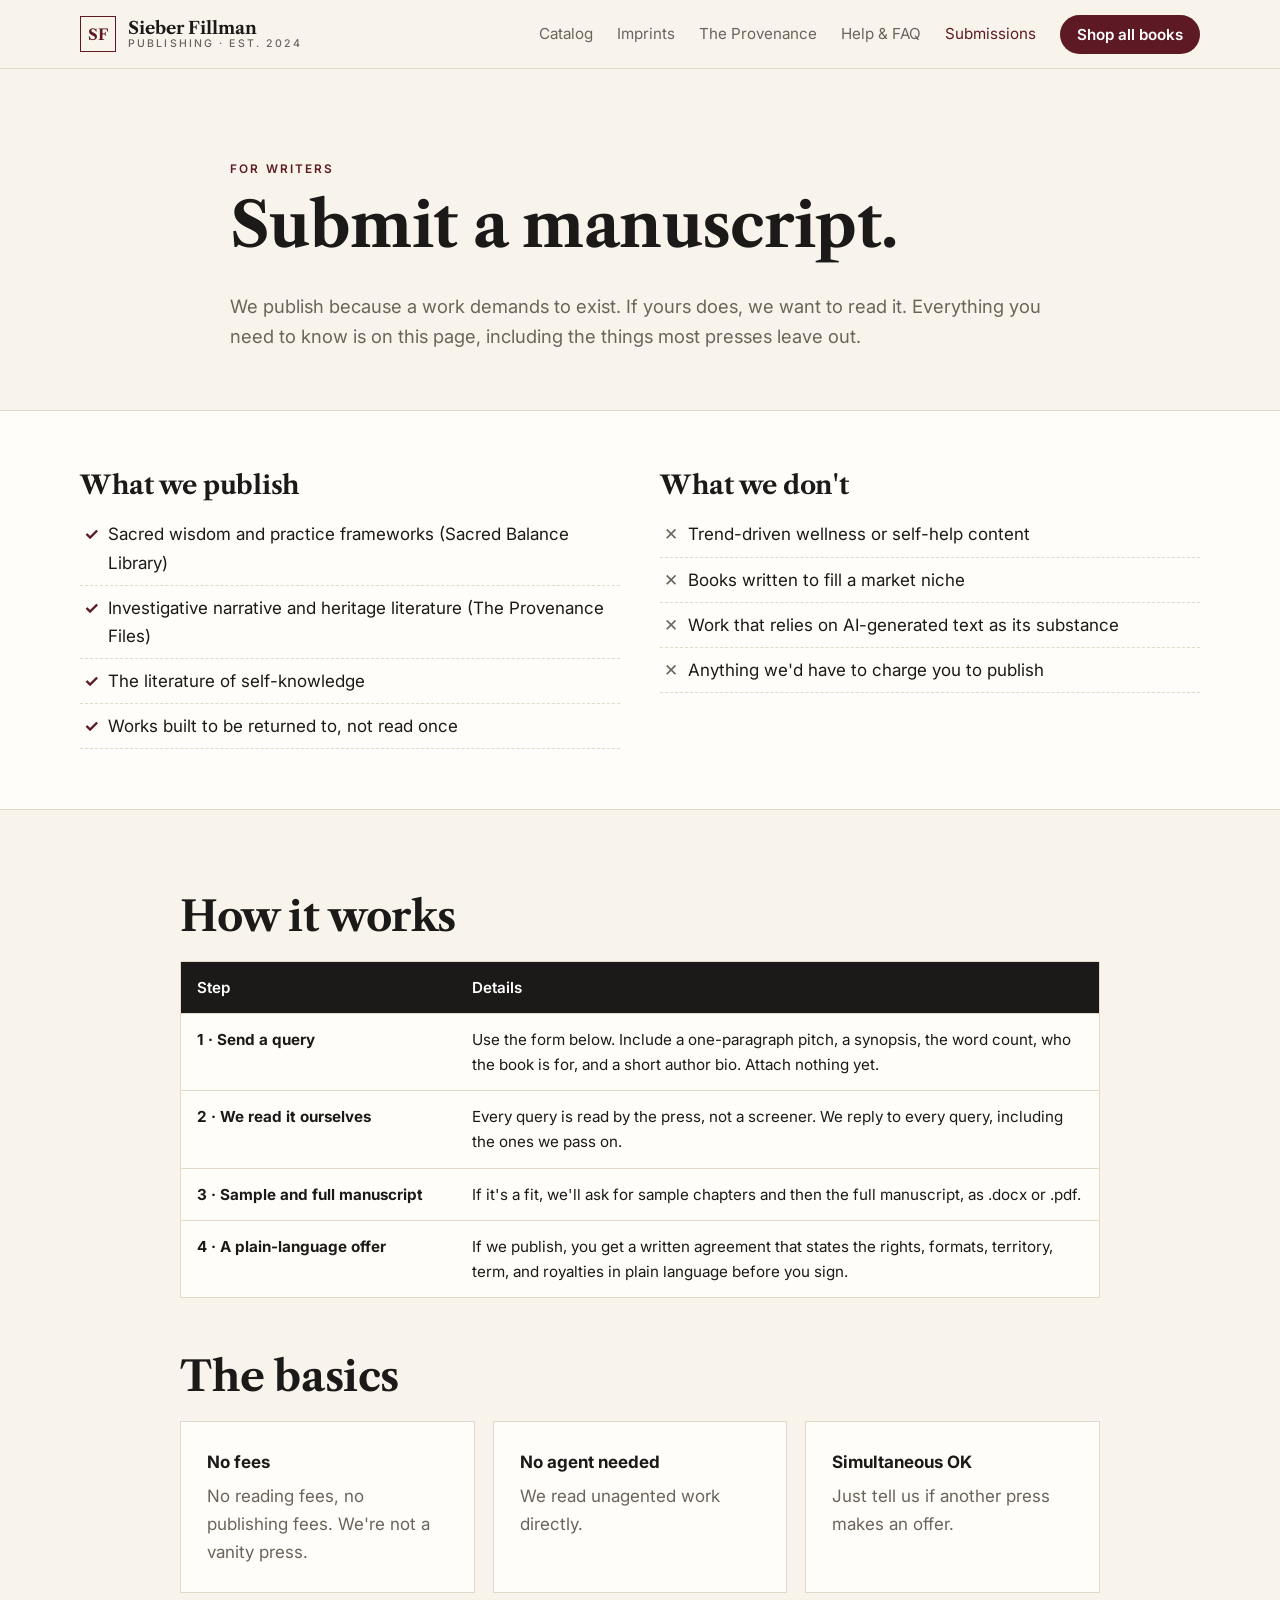
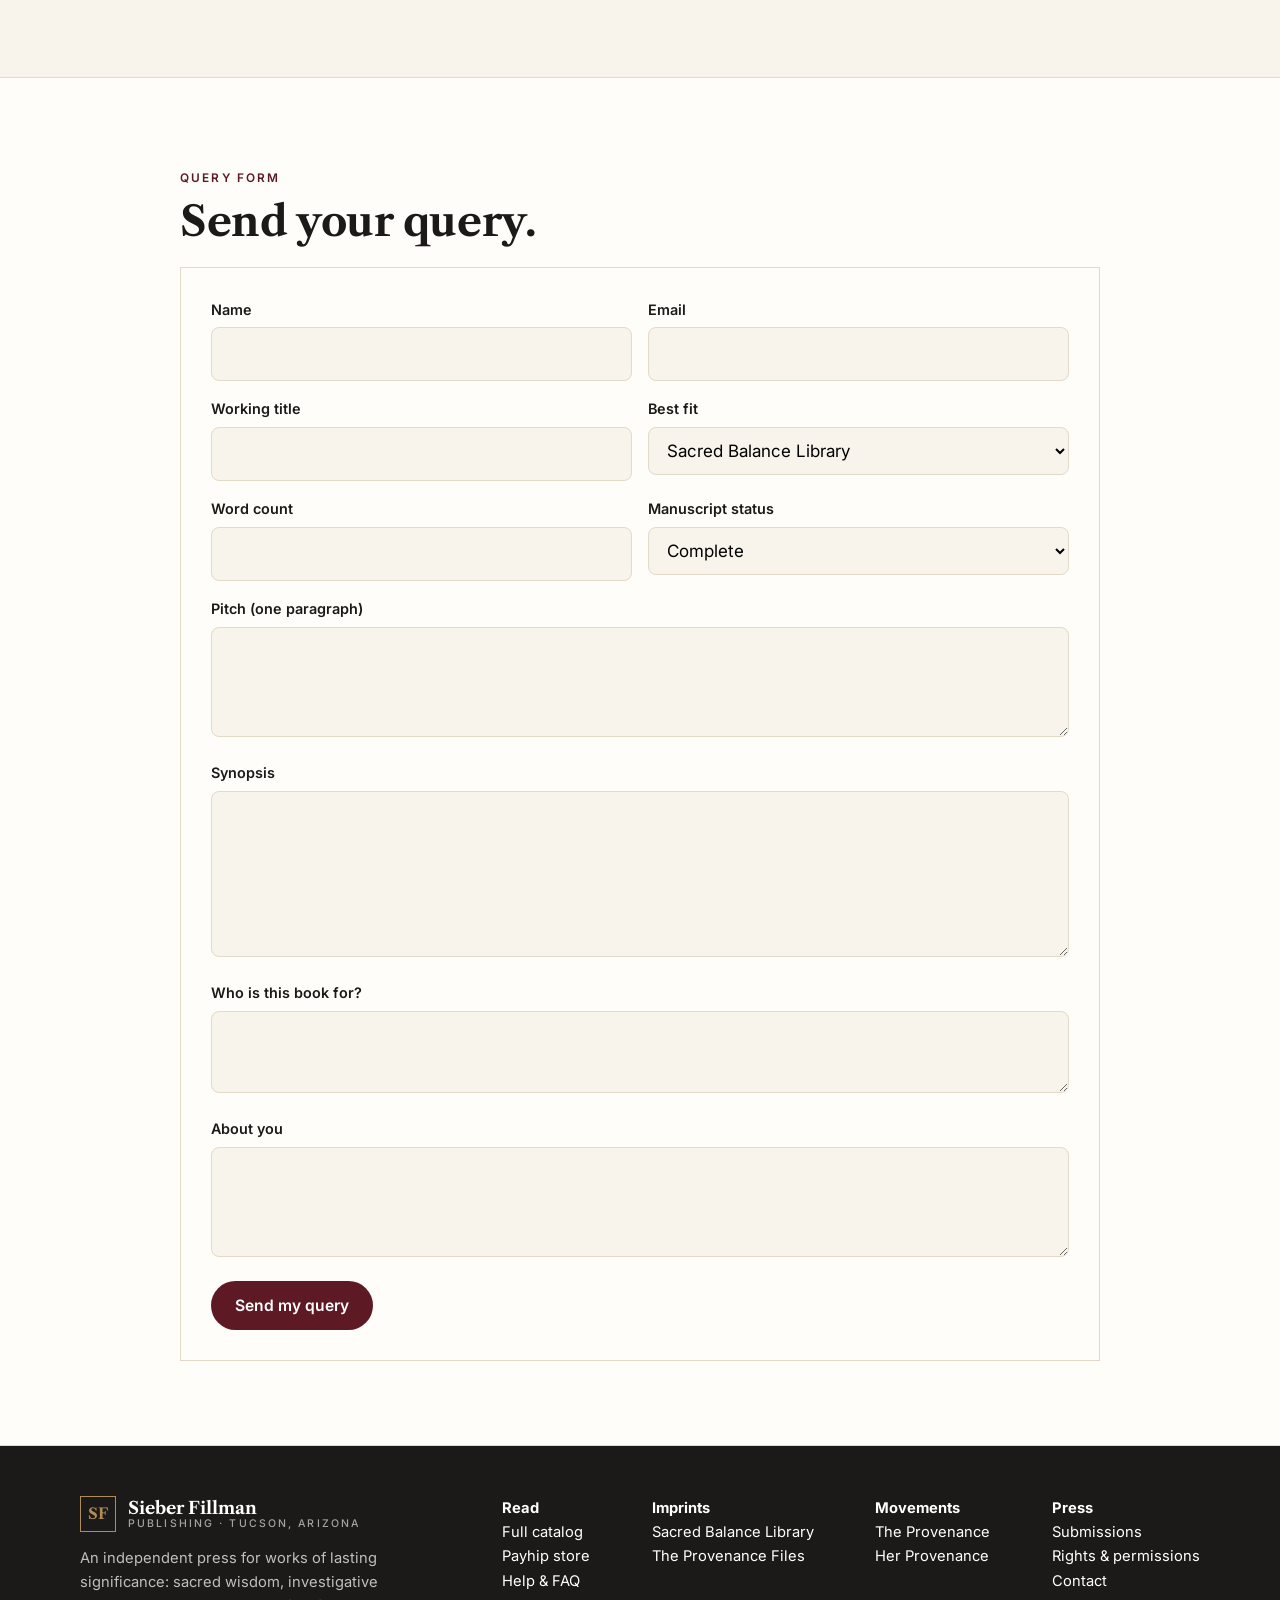
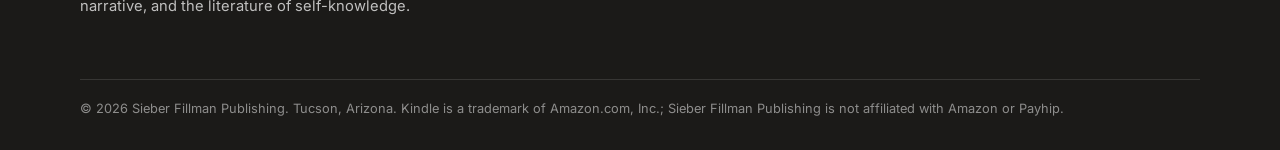
<file: submissions/index.html>
<!doctype html>
<html lang="en">
<head>
<meta charset="utf-8">
<meta name="viewport" content="width=device-width,initial-scale=1">
<title>Submissions — Sieber Fillman Publishing</title>
<meta name="description" content="Submission guidelines for Sieber Fillman Publishing: what we publish, what to send, how we respond, and what we never do. No fees. No agent required.">
<link rel="canonical" href="https://www.sieberfillmanpublishing.com/submissions/">
<meta property="og:type" content="website">
<meta property="og:title" content="Submissions — Sieber Fillman Publishing">
<meta property="og:description" content="Submission guidelines for Sieber Fillman Publishing: what we publish, what to send, how we respond, and what we never do. No fees. No agent required.">
<meta property="og:url" content="https://www.sieberfillmanpublishing.com/submissions/">
<meta property="og:image" content="https://www.sieberfillmanpublishing.com/assets/og.png">
<meta name="twitter:card" content="summary_large_image">
<meta name="theme-color" content="#5E1A24">
<link rel="icon" href="/favicon.ico">
<link rel="icon" type="image/png" sizes="32x32" href="/favicon-32x32.png">
<link rel="apple-touch-icon" href="/apple-touch-icon.png">
<link rel="preconnect" href="https://fonts.googleapis.com">
<link rel="preconnect" href="https://fonts.gstatic.com" crossorigin>
<link href="https://fonts.googleapis.com/css2?family=Libre+Caslon+Text:wght@400;700&family=Inter:wght@400;500;600&display=swap" rel="stylesheet">
<link rel="stylesheet" href="/assets/styles.css">

</head>
<body>
<a class="skip" href="#main">Skip to content</a>
<header class="site">
  <div class="wrap">
    <a class="logo" href="/" aria-label="Sieber Fillman Publishing home"><span class="mono">SF</span><span class="nm">Sieber Fillman<small>Publishing · Est. 2024</small></span></a>
    <button class="menu-btn" aria-expanded="false" aria-controls="nav">Menu</button>
    <nav class="main" id="nav">
      <a href="/#catalog" >Catalog</a>
      <a href="/#imprints">Imprints</a>
      <a href="/the-provenance/" >The Provenance</a>
      <a href="/knowledgebase/" >Help &amp; FAQ</a>
      <a href="/submissions/" aria-current="page">Submissions</a>
      <a class="btn btn-ox btn-sm" href="https://payhip.com/SieberFillmanPublishing" target="_blank" rel="noopener">Shop all books</a>
    </nav>
  </div>
</header>
<main id="main">
<section style="padding-bottom:40px">
  <div class="wrap" style="max-width:860px">
    <span class="eyebrow">For writers</span>
    <h1>Submit a manuscript.</h1>
    <p class="lead muted" style="font-size:1.15rem">We publish because a work demands to exist. If yours does, we want to read it. Everything you need to know is on this page, including the things most presses leave out.</p>
  </div>
</section>

<section class="alt" style="padding:60px 0">
  <div class="wrap g2">
    <div>
      <h2 style="font-size:1.6rem">What we publish</h2>
      <ul class="checklist">
        <li>Sacred wisdom and practice frameworks (Sacred Balance Library)</li>
        <li>Investigative narrative and heritage literature (The Provenance Files)</li>
        <li>The literature of self-knowledge</li>
        <li>Works built to be returned to, not read once</li>
      </ul>
    </div>
    <div>
      <h2 style="font-size:1.6rem">What we don't</h2>
      <ul class="checklist no">
        <li>Trend-driven wellness or self-help content</li>
        <li>Books written to fill a market niche</li>
        <li>Work that relies on AI-generated text as its substance</li>
        <li>Anything we'd have to charge you to publish</li>
      </ul>
    </div>
  </div>
</section>

<section>
  <div class="wrap" style="max-width:960px">
    <h2>How it works</h2>
    <table class="table">
      <thead><tr><th style="width:30%">Step</th><th>Details</th></tr></thead>
      <tbody>
        <tr><td><strong>1 · Send a query</strong></td><td>Use the form below. Include a one-paragraph pitch, a synopsis, the word count, who the book is for, and a short author bio. Attach nothing yet.</td></tr>
        <tr><td><strong>2 · We read it ourselves</strong></td><td>Every query is read by the press, not a screener. We reply to every query, including the ones we pass on.</td></tr>
        <tr><td><strong>3 · Sample and full manuscript</strong></td><td>If it's a fit, we'll ask for sample chapters and then the full manuscript, as .docx or .pdf.</td></tr>
        <tr><td><strong>4 · A plain-language offer</strong></td><td>If we publish, you get a written agreement that states the rights, formats, territory, term, and royalties in plain language before you sign.</td></tr>
      </tbody>
    </table>

    <h2 style="margin-top:56px">The basics</h2>
    <div class="g3">
      <div class="colophon"><strong>No fees</strong><p class="muted" style="margin:6px 0 0">No reading fees, no publishing fees. We're not a vanity press.</p></div>
      <div class="colophon"><strong>No agent needed</strong><p class="muted" style="margin:6px 0 0">We read unagented work directly.</p></div>
      <div class="colophon"><strong>Simultaneous OK</strong><p class="muted" style="margin:6px 0 0">Just tell us if another press makes an offer.</p></div>
    </div>
  </div>
</section>

<section class="alt" id="query">
  <div class="wrap" style="max-width:960px">
    <span class="eyebrow">Query form</span>
    <h2>Send your query.</h2>
    <form class="form" action="https://formspree.io/f/mdavnalz" method="POST">
      <input type="hidden" name="_subject" value="SFP — new manuscript query">
      <div><label for="s-name">Name</label><input id="s-name" name="name" required autocomplete="name"></div>
      <div><label for="s-email">Email</label><input id="s-email" type="email" name="email" required autocomplete="email"></div>
      <div><label for="s-title">Working title</label><input id="s-title" name="working_title" required></div>
      <div><label for="s-imprint">Best fit</label>
        <select id="s-imprint" name="imprint"><option>Sacred Balance Library</option><option>The Provenance Files</option><option>Not sure</option></select></div>
      <div><label for="s-words">Word count</label><input id="s-words" type="number" name="word_count" min="0" step="1000"></div>
      <div><label for="s-stage">Manuscript status</label>
        <select id="s-stage" name="status"><option>Complete</option><option>In revision</option><option>Proposal only (nonfiction)</option></select></div>
      <div class="full"><label for="s-pitch">Pitch (one paragraph)</label><textarea id="s-pitch" name="pitch" rows="3" required></textarea></div>
      <div class="full"><label for="s-syn">Synopsis</label><textarea id="s-syn" name="synopsis" rows="5" required></textarea></div>
      <div class="full"><label for="s-for">Who is this book for?</label><textarea id="s-for" name="audience" rows="2"></textarea></div>
      <div class="full"><label for="s-bio">About you</label><textarea id="s-bio" name="bio" rows="3"></textarea></div>
      <div class="full"><button class="btn btn-ox" type="submit">Send my query</button></div>
    </form>
  </div>
</section>
</main>
<footer class="site">
  <div class="wrap">
    <div style="max-width:360px">
      <a class="logo" href="/" style="color:#fff"><span class="mono" style="border-color:var(--brass);color:var(--brass)">SF</span><span class="nm" style="color:#fff">Sieber Fillman<small style="color:rgba(255,255,255,.6)">Publishing · Tucson, Arizona</small></span></a>
      <p style="margin-top:14px">An independent press for works of lasting significance: sacred wisdom, investigative narrative, and the literature of self-knowledge.</p>
    </div>
    <div><p><strong style="color:#fff">Read</strong><br><a href="/#catalog">Full catalog</a><br><a href="https://payhip.com/SieberFillmanPublishing" target="_blank" rel="noopener">Payhip store</a><br><a href="/knowledgebase/">Help &amp; FAQ</a></p></div>
    <div><p><strong style="color:#fff">Imprints</strong><br><a href="https://www.tmbol.org/">Sacred Balance Library</a><br><a href="/the-provenance/#books">The Provenance Files</a></p></div>
    <div><p><strong style="color:#fff">Movements</strong><br><a href="/the-provenance/">The Provenance</a><br><a href="https://www.herprovenance.com/">Her Provenance</a></p></div>
    <div><p><strong style="color:#fff">Press</strong><br><a href="/submissions/">Submissions</a><br><a href="/knowledgebase/#rights">Rights &amp; permissions</a><br><a href="/knowledgebase/#contact">Contact</a></p></div>
    <div class="fine">© <span class="yr">2026</span> Sieber Fillman Publishing. Tucson, Arizona. Kindle is a trademark of Amazon.com, Inc.; Sieber Fillman Publishing is not affiliated with Amazon or Payhip.</div>
  </div>
</footer>
<script src="/assets/site.js" defer></script>
<script src="/assets/catalog-live.js" defer></script>
</body>
</html>
</file>
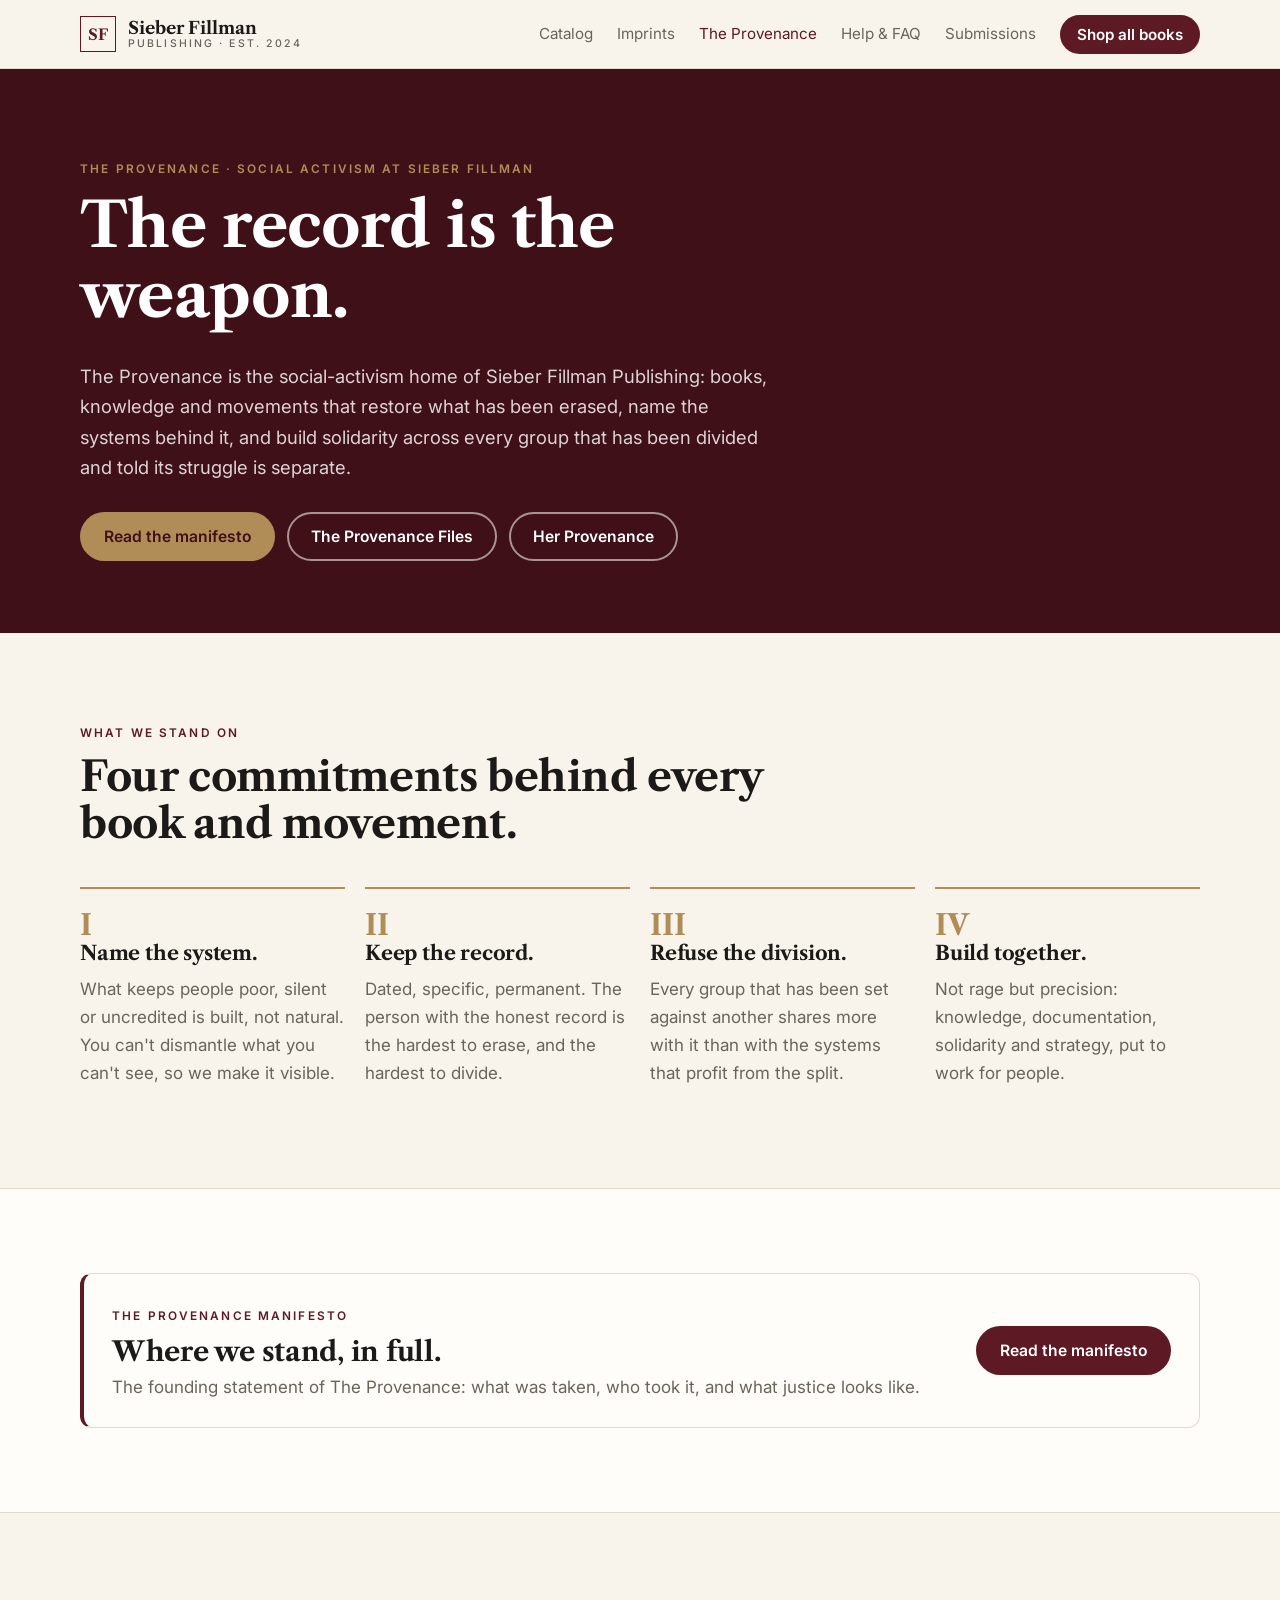
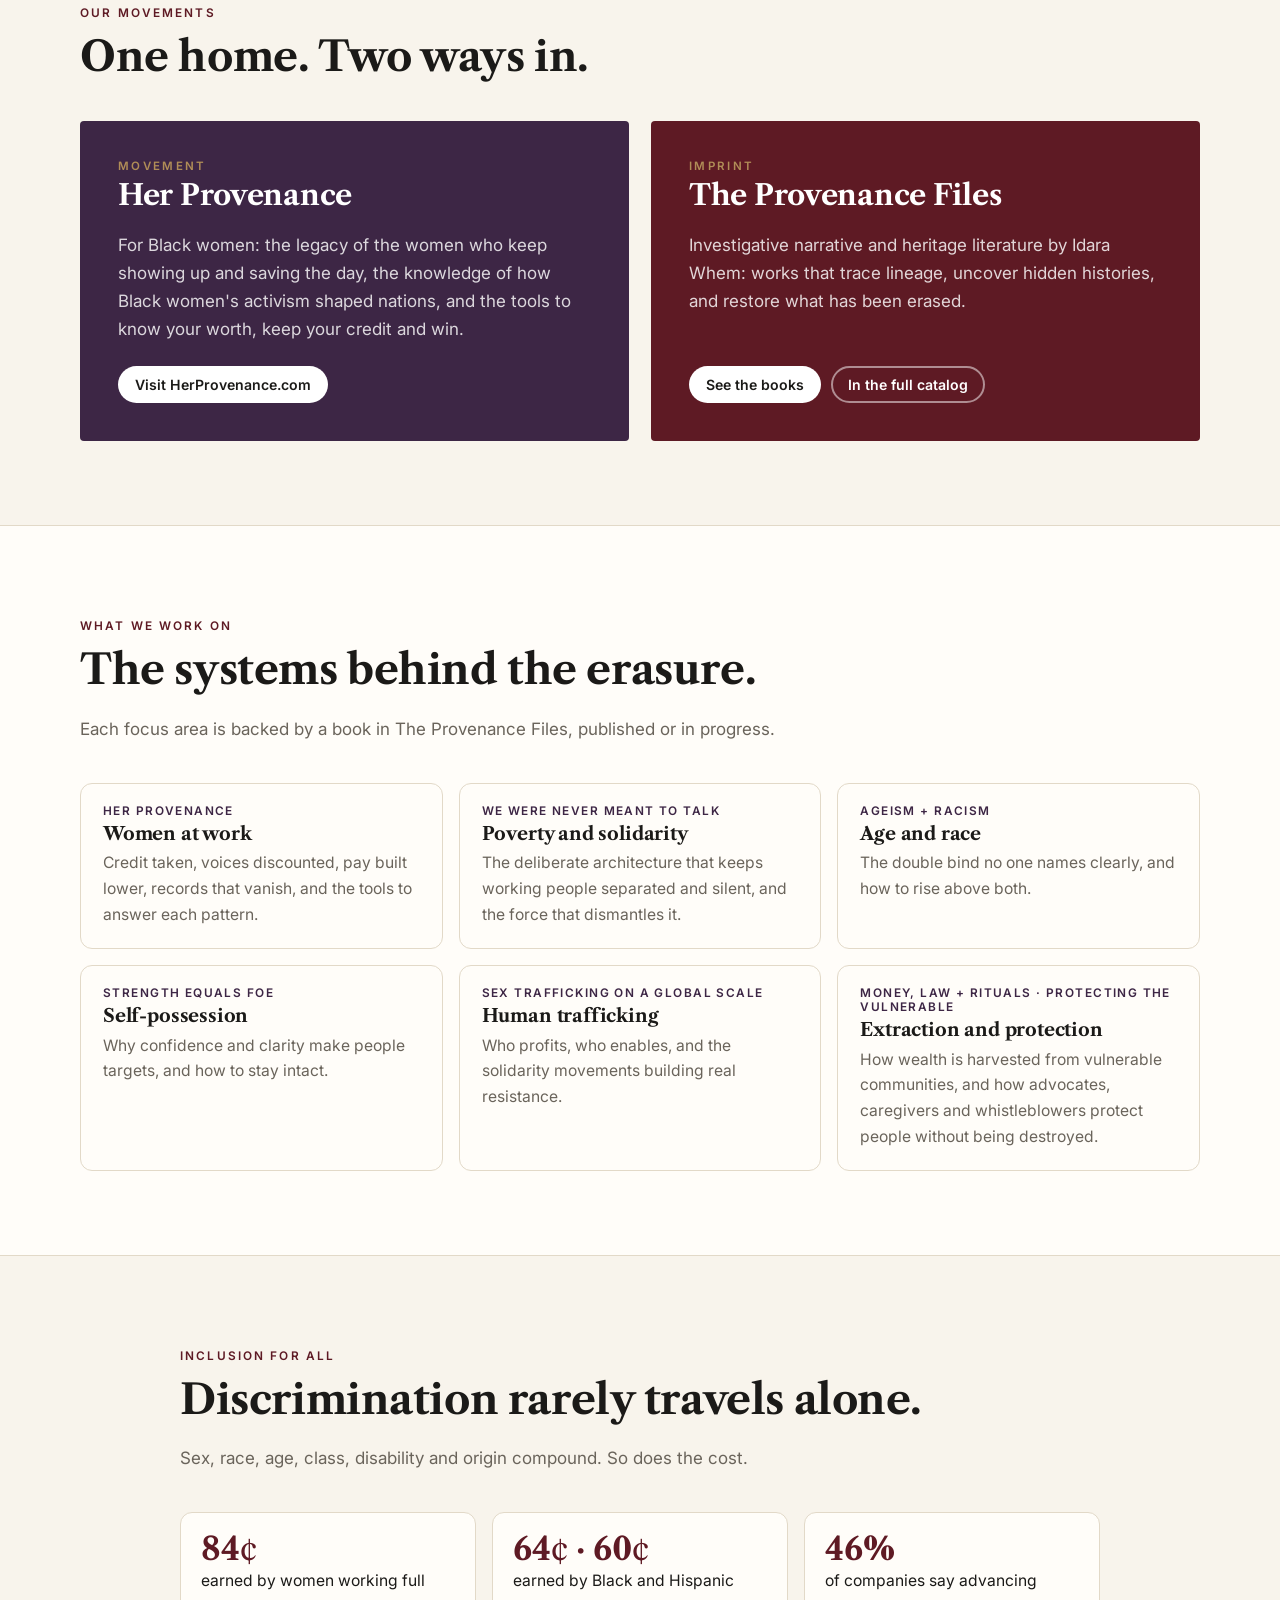
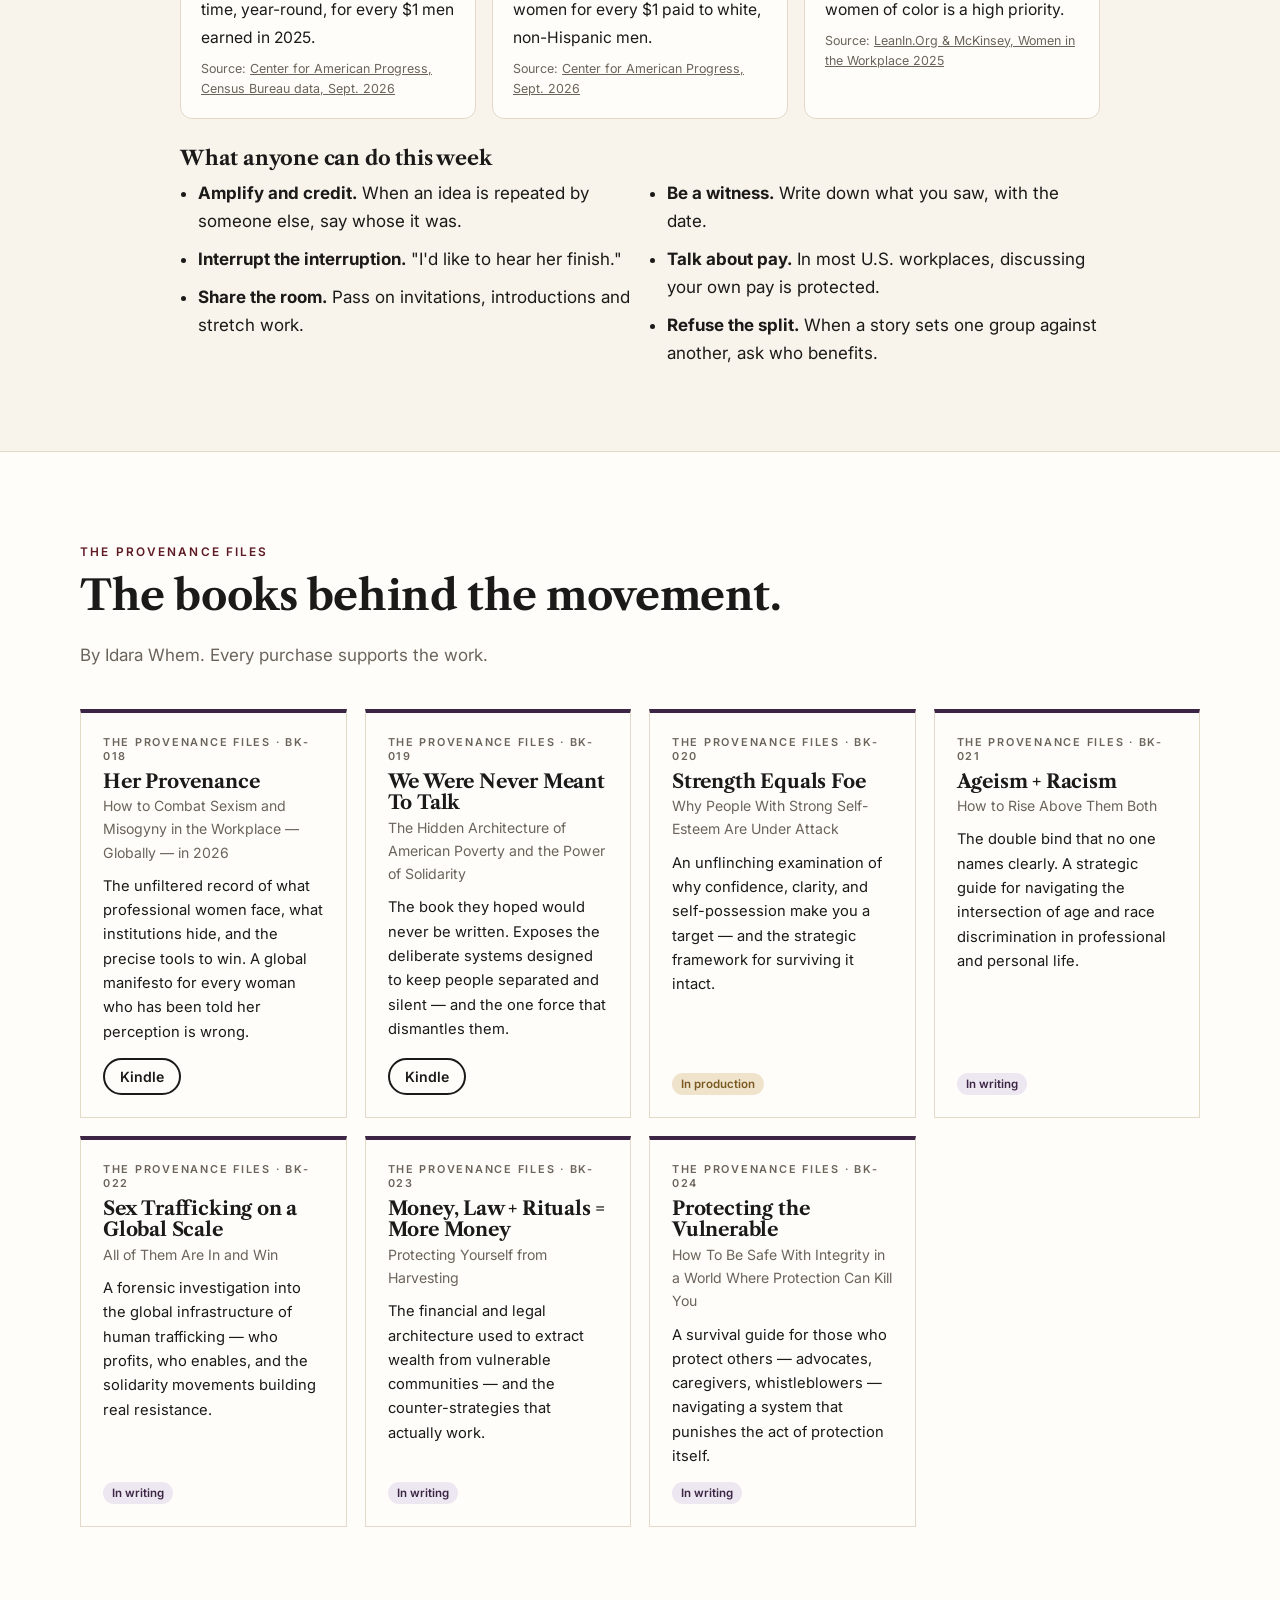
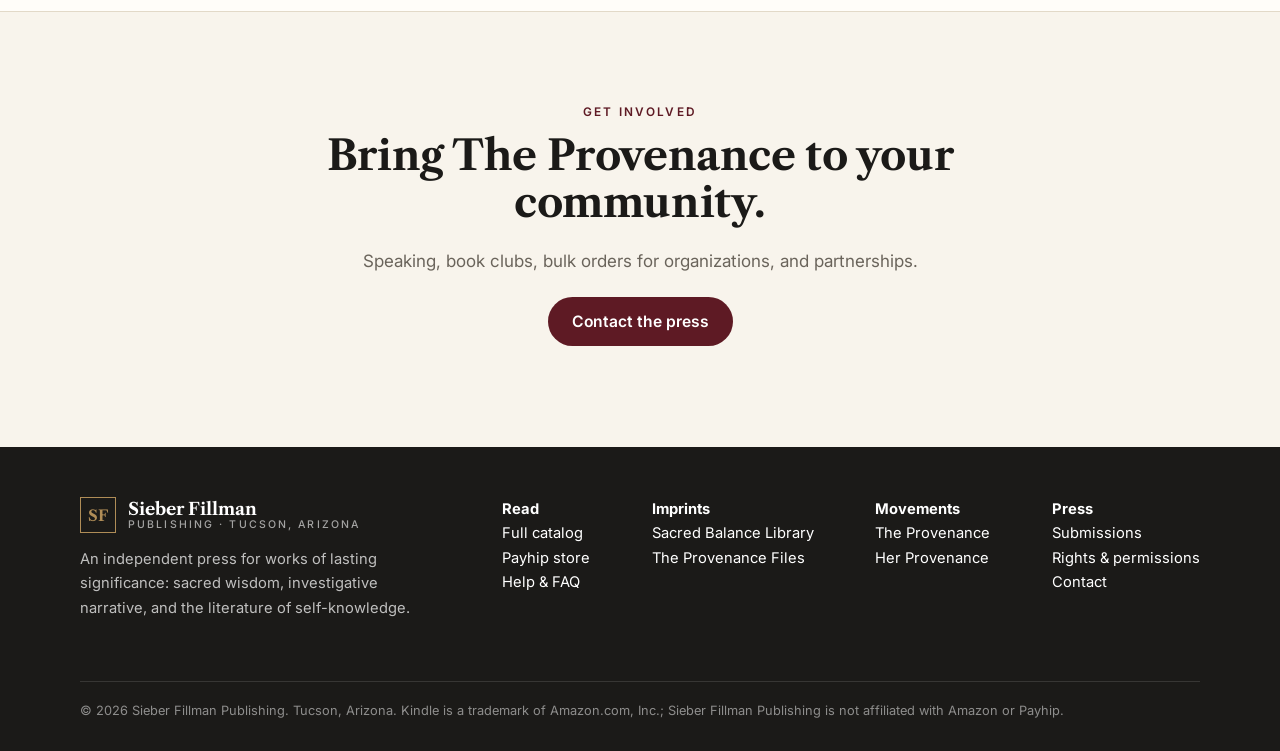
<file: the-provenance/index.html>
<!doctype html>
<html lang="en">
<head>
<meta charset="utf-8">
<meta name="viewport" content="width=device-width,initial-scale=1">
<title>The Provenance — Social activism at Sieber Fillman Publishing</title>
<meta name="description" content="The Provenance is the social-activism home of Sieber Fillman Publishing: books, knowledge and movements that restore what has been erased and build solidarity across every group that has been divided.">
<link rel="canonical" href="https://www.sieberfillmanpublishing.com/the-provenance/">
<meta property="og:type" content="website">
<meta property="og:title" content="The Provenance — Social activism at Sieber Fillman Publishing">
<meta property="og:description" content="The Provenance is the social-activism home of Sieber Fillman Publishing: books, knowledge and movements that restore what has been erased and build solidarity across every group that has been divided.">
<meta property="og:url" content="https://www.sieberfillmanpublishing.com/the-provenance/">
<meta property="og:image" content="https://www.sieberfillmanpublishing.com/assets/og.png">
<meta name="twitter:card" content="summary_large_image">
<meta name="theme-color" content="#5E1A24">
<link rel="icon" href="/favicon.ico">
<link rel="icon" type="image/png" sizes="32x32" href="/favicon-32x32.png">
<link rel="apple-touch-icon" href="/apple-touch-icon.png">
<link rel="preconnect" href="https://fonts.googleapis.com">
<link rel="preconnect" href="https://fonts.gstatic.com" crossorigin>
<link href="https://fonts.googleapis.com/css2?family=Libre+Caslon+Text:wght@400;700&family=Inter:wght@400;500;600&display=swap" rel="stylesheet">
<link rel="stylesheet" href="/assets/styles.css">

</head>
<body>
<a class="skip" href="#main">Skip to content</a>
<header class="site">
  <div class="wrap">
    <a class="logo" href="/" aria-label="Sieber Fillman Publishing home"><span class="mono">SF</span><span class="nm">Sieber Fillman<small>Publishing · Est. 2024</small></span></a>
    <button class="menu-btn" aria-expanded="false" aria-controls="nav">Menu</button>
    <nav class="main" id="nav">
      <a href="/#catalog" >Catalog</a>
      <a href="/#imprints">Imprints</a>
      <a href="/the-provenance/" aria-current="page">The Provenance</a>
      <a href="/knowledgebase/" >Help &amp; FAQ</a>
      <a href="/submissions/" >Submissions</a>
      <a class="btn btn-ox btn-sm" href="https://payhip.com/SieberFillmanPublishing" target="_blank" rel="noopener">Shop all books</a>
    </nav>
  </div>
</header>
<main id="main">
<style>
.prov-hero{background:var(--ox-d);color:#fff;padding:84px 0 72px}
.prov-hero .eyebrow{color:var(--brass)}
.prov-hero h1{color:#fff;max-width:16ch}
.prov-hero p{color:rgba(255,255,255,.82);font-size:1.15rem;max-width:58ch;margin:18px 0 0}
.prov-hero .ctas{display:flex;gap:12px;flex-wrap:wrap;margin-top:30px}
.prov-hero .btn-line{background:transparent;color:#fff;border-color:rgba(255,255,255,.55)}
.manifesto{display:grid;grid-template-columns:1fr auto;gap:24px;align-items:center;background:var(--paper);border:1px solid var(--line);border-left:4px solid var(--ox);border-radius:var(--r);padding:26px 28px}
.manifesto h2{font-size:1.7rem;margin:0}
.manifesto p{margin:6px 0 0}
.focus{display:grid;grid-template-columns:repeat(3,minmax(0,1fr));gap:16px}
.focus .f{background:var(--paper);border:1px solid var(--line);border-radius:var(--r);padding:20px 22px;display:flex;flex-direction:column;gap:6px}
.focus .f h3{margin:0;font-size:1.15rem}
.focus .f p{margin:0;color:var(--stone);font-size:.98rem;flex:1}
.focus .f .bk-ref{font:600 .74rem var(--sans);letter-spacing:.12em;text-transform:uppercase;color:var(--tpf)}
.stats{display:grid;grid-template-columns:repeat(3,minmax(0,1fr));gap:16px;margin:22px 0}
.stats .s{background:var(--paper);border:1px solid var(--line);border-radius:var(--r);padding:18px 20px}
.stats .s b{display:block;font:700 2rem/1.1 var(--serif);color:var(--ox)}
.stats .s span{color:var(--ink);font-size:.98rem}
.stats .s small{display:block;color:var(--stone);font-size:.78rem;margin-top:8px}
.allies{columns:2;column-gap:36px;padding-left:18px;margin:0}
.allies li{margin:0 0 10px;break-inside:avoid}
@media(max-width:900px){.focus,.stats{grid-template-columns:1fr}.manifesto{grid-template-columns:1fr}.allies{columns:1}}
</style>

<section class="prov-hero">
  <div class="wrap">
    <span class="eyebrow">The Provenance · Social activism at Sieber Fillman</span>
    <h1>The record is the weapon.</h1>
    <p>The Provenance is the social-activism home of Sieber Fillman Publishing: books, knowledge and movements that restore what has been erased, name the systems behind it, and build solidarity across every group that has been divided and told its struggle is separate.</p>
    <div class="ctas">
      <a class="btn btn-ox" style="background:var(--brass);color:var(--ox-d)" href="/provenance.html">Read the manifesto</a>
      <a class="btn btn-line" href="#books">The Provenance Files</a>
      <a class="btn btn-line" href="https://www.herprovenance.com/">Her Provenance</a>
    </div>
  </div>
</section>

<section>
  <div class="wrap">
    <div class="section-head">
      <span class="eyebrow">What we stand on</span>
      <h2>Four commitments behind every book and movement.</h2>
    </div>
    <div class="principles">
      <div class="pr"><div class="n">I</div><h3>Name the system.</h3><p class="muted">What keeps people poor, silent or uncredited is built, not natural. You can't dismantle what you can't see, so we make it visible.</p></div>
      <div class="pr"><div class="n">II</div><h3>Keep the record.</h3><p class="muted">Dated, specific, permanent. The person with the honest record is the hardest to erase, and the hardest to divide.</p></div>
      <div class="pr"><div class="n">III</div><h3>Refuse the division.</h3><p class="muted">Every group that has been set against another shares more with it than with the systems that profit from the split.</p></div>
      <div class="pr"><div class="n">IV</div><h3>Build together.</h3><p class="muted">Not rage but precision: knowledge, documentation, solidarity and strategy, put to work for people.</p></div>
    </div>
  </div>
</section>

<section class="alt">
  <div class="wrap">
    <div class="manifesto">
      <div>
        <span class="eyebrow">The Provenance Manifesto</span>
        <h2>Where we stand, in full.</h2>
        <p class="muted">The founding statement of The Provenance: what was taken, who took it, and what justice looks like.</p>
      </div>
      <a class="btn btn-ox" href="/provenance.html">Read the manifesto</a>
    </div>
  </div>
</section>

<section>
  <div class="wrap">
    <div class="section-head">
      <span class="eyebrow">Our movements</span>
      <h2>One home. Two ways in.</h2>
    </div>
    <div class="imprints">
      <div class="imprint tpf">
        <span class="no">Movement</span>
        <h3>Her Provenance</h3>
        <p>For Black women: the legacy of the women who keep showing up and saving the day, the knowledge of how Black women's activism shaped nations, and the tools to know your worth, keep your credit and win.</p>
        <div style="display:flex;gap:10px;flex-wrap:wrap;margin-top:auto">
          <a class="btn btn-sm" href="https://www.herprovenance.com/">Visit HerProvenance.com</a>
        </div>
      </div>
      <div class="imprint sbl" style="background:var(--ox)">
        <span class="no">Imprint</span>
        <h3>The Provenance Files</h3>
        <p>Investigative narrative and heritage literature by Idara Whem: works that trace lineage, uncover hidden histories, and restore what has been erased.</p>
        <div style="display:flex;gap:10px;flex-wrap:wrap;margin-top:auto">
          <a class="btn btn-sm" href="#books">See the books</a>
          <a class="btn btn-sm" style="background:transparent;color:#fff;border-color:rgba(255,255,255,.5)" href="/#catalog=The%20Provenance%20Files">In the full catalog</a>
        </div>
      </div>
    </div>
  </div>
</section>

<section class="alt">
  <div class="wrap">
    <div class="section-head">
      <span class="eyebrow">What we work on</span>
      <h2>The systems behind the erasure.</h2>
      <p class="muted">Each focus area is backed by a book in The Provenance Files, published or in progress.</p>
    </div>
    <div class="focus">
      <div class="f"><span class="bk-ref">Her Provenance</span><h3>Women at work</h3><p>Credit taken, voices discounted, pay built lower, records that vanish, and the tools to answer each pattern.</p></div>
      <div class="f"><span class="bk-ref">We Were Never Meant To Talk</span><h3>Poverty and solidarity</h3><p>The deliberate architecture that keeps working people separated and silent, and the force that dismantles it.</p></div>
      <div class="f"><span class="bk-ref">Ageism + Racism</span><h3>Age and race</h3><p>The double bind no one names clearly, and how to rise above both.</p></div>
      <div class="f"><span class="bk-ref">Strength Equals Foe</span><h3>Self-possession</h3><p>Why confidence and clarity make people targets, and how to stay intact.</p></div>
      <div class="f"><span class="bk-ref">Sex Trafficking on a Global Scale</span><h3>Human trafficking</h3><p>Who profits, who enables, and the solidarity movements building real resistance.</p></div>
      <div class="f"><span class="bk-ref">Money, Law + Rituals · Protecting the Vulnerable</span><h3>Extraction and protection</h3><p>How wealth is harvested from vulnerable communities, and how advocates, caregivers and whistleblowers protect people without being destroyed.</p></div>
    </div>
  </div>
</section>

<section id="inclusion">
  <div class="wrap" style="max-width:960px">
    <div class="section-head">
      <span class="eyebrow">Inclusion for all</span>
      <h2>Discrimination rarely travels alone.</h2>
      <p class="muted">Sex, race, age, class, disability and origin compound. So does the cost.</p>
    </div>
    <div class="stats">
      <div class="s"><b>84¢</b><span>earned by women working full time, year-round, for every $1 men earned in 2025.</span><small>Source: <a href="https://www.americanprogress.org/press/release-new-cap-analysis-finds-gender-wage-gap-narrowed-in-2025-while-affordability-challenges-deepen-for-women/" target="_blank" rel="noopener">Center for American Progress, Census Bureau data, Sept. 2026</a></small></div>
      <div class="s"><b>64¢ · 60¢</b><span>earned by Black and Hispanic women for every $1 paid to white, non-Hispanic men.</span><small>Source: <a href="https://www.americanprogress.org/press/release-new-cap-analysis-finds-gender-wage-gap-narrowed-in-2025-while-affordability-challenges-deepen-for-women/" target="_blank" rel="noopener">Center for American Progress, Sept. 2026</a></small></div>
      <div class="s"><b>46%</b><span>of companies say advancing women of color is a high priority.</span><small>Source: <a href="https://www.hrdive.com/news/corporate-america-risks-losing-progress-women-declining-diversity/807882/" target="_blank" rel="noopener">LeanIn.Org &amp; McKinsey, Women in the Workplace 2025</a></small></div>
    </div>
    <h3 style="margin-top:28px">What anyone can do this week</h3>
    <ul class="allies">
      <li><b>Amplify and credit.</b> When an idea is repeated by someone else, say whose it was.</li>
      <li><b>Interrupt the interruption.</b> "I'd like to hear her finish."</li>
      <li><b>Share the room.</b> Pass on invitations, introductions and stretch work.</li>
      <li><b>Be a witness.</b> Write down what you saw, with the date.</li>
      <li><b>Talk about pay.</b> In most U.S. workplaces, discussing your own pay is protected.</li>
      <li><b>Refuse the split.</b> When a story sets one group against another, ask who benefits.</li>
    </ul>
  </div>
</section>

<section class="alt" id="books">
  <div class="wrap">
    <div class="section-head">
      <span class="eyebrow">The Provenance Files</span>
      <h2>The books behind the movement.</h2>
      <p class="muted">By Idara Whem. Every purchase supports the work.</p>
    </div>
    <div class="books" data-imprint="The Provenance Files">
<article class="bk" data-imprint="The Provenance Files" data-status="released">
  <span class="im">The Provenance Files · BK-018</span>
  <h3>Her Provenance</h3><div class="sub">How to Combat Sexism and Misogyny in the Workplace — Globally — in 2026</div>
  <p>The unfiltered record of what professional women face, what institutions hide, and the precise tools to win. A global manifesto for every woman who has been told her perception is wrong.</p>
  <div class="foot"><a class="btn btn-ghost btn-sm" href="https://a.co/d/01MdVRQR" target="_blank" rel="noopener">Kindle</a></div>
</article>
<article class="bk" data-imprint="The Provenance Files" data-status="released">
  <span class="im">The Provenance Files · BK-019</span>
  <h3>We Were Never Meant To Talk</h3><div class="sub">The Hidden Architecture of American Poverty and the Power of Solidarity</div>
  <p>The book they hoped would never be written. Exposes the deliberate systems designed to keep people separated and silent — and the one force that dismantles them.</p>
  <div class="foot"><a class="btn btn-ghost btn-sm" href="https://a.co/d/08MhznIm" target="_blank" rel="noopener">Kindle</a></div>
</article>
<article class="bk" data-imprint="The Provenance Files" data-status="production">
  <span class="im">The Provenance Files · BK-020</span>
  <h3>Strength Equals Foe</h3><div class="sub">Why People With Strong Self-Esteem Are Under Attack</div>
  <p>An unflinching examination of why confidence, clarity, and self-possession make you a target — and the strategic framework for surviving it intact.</p>
  <div class="foot"><span class="st production">In production</span></div>
</article>
<article class="bk" data-imprint="The Provenance Files" data-status="writing">
  <span class="im">The Provenance Files · BK-021</span>
  <h3>Ageism + Racism</h3><div class="sub">How to Rise Above Them Both</div>
  <p>The double bind that no one names clearly. A strategic guide for navigating the intersection of age and race discrimination in professional and personal life.</p>
  <div class="foot"><span class="st writing">In writing</span></div>
</article>
<article class="bk" data-imprint="The Provenance Files" data-status="writing">
  <span class="im">The Provenance Files · BK-022</span>
  <h3>Sex Trafficking on a Global Scale</h3><div class="sub">All of Them Are In and Win</div>
  <p>A forensic investigation into the global infrastructure of human trafficking — who profits, who enables, and the solidarity movements building real resistance.</p>
  <div class="foot"><span class="st writing">In writing</span></div>
</article>
<article class="bk" data-imprint="The Provenance Files" data-status="writing">
  <span class="im">The Provenance Files · BK-023</span>
  <h3>Money, Law + Rituals = More Money</h3><div class="sub">Protecting Yourself from Harvesting</div>
  <p>The financial and legal architecture used to extract wealth from vulnerable communities — and the counter-strategies that actually work.</p>
  <div class="foot"><span class="st writing">In writing</span></div>
</article>
<article class="bk" data-imprint="The Provenance Files" data-status="writing">
  <span class="im">The Provenance Files · BK-024</span>
  <h3>Protecting the Vulnerable</h3><div class="sub">How To Be Safe With Integrity in a World Where Protection Can Kill You</div>
  <p>A survival guide for those who protect others — advocates, caregivers, whistleblowers — navigating a system that punishes the act of protection itself.</p>
  <div class="foot"><span class="st writing">In writing</span></div>
</article>
    </div>
  </div>
</section>

<section>
  <div class="wrap" style="max-width:860px;text-align:center">
    <span class="eyebrow">Get involved</span>
    <h2>Bring The Provenance to your community.</h2>
    <p class="muted">Speaking, book clubs, bulk orders for organizations, and partnerships.</p>
    <p style="margin-top:22px"><a class="btn btn-ox" href="/knowledgebase/#contact">Contact the press</a></p>
  </div>
</section>
</main>
<footer class="site">
  <div class="wrap">
    <div style="max-width:360px">
      <a class="logo" href="/" style="color:#fff"><span class="mono" style="border-color:var(--brass);color:var(--brass)">SF</span><span class="nm" style="color:#fff">Sieber Fillman<small style="color:rgba(255,255,255,.6)">Publishing · Tucson, Arizona</small></span></a>
      <p style="margin-top:14px">An independent press for works of lasting significance: sacred wisdom, investigative narrative, and the literature of self-knowledge.</p>
    </div>
    <div><p><strong style="color:#fff">Read</strong><br><a href="/#catalog">Full catalog</a><br><a href="https://payhip.com/SieberFillmanPublishing" target="_blank" rel="noopener">Payhip store</a><br><a href="/knowledgebase/">Help &amp; FAQ</a></p></div>
    <div><p><strong style="color:#fff">Imprints</strong><br><a href="https://www.tmbol.org/">Sacred Balance Library</a><br><a href="/the-provenance/#books">The Provenance Files</a></p></div>
    <div><p><strong style="color:#fff">Movements</strong><br><a href="/the-provenance/">The Provenance</a><br><a href="https://www.herprovenance.com/">Her Provenance</a></p></div>
    <div><p><strong style="color:#fff">Press</strong><br><a href="/submissions/">Submissions</a><br><a href="/knowledgebase/#rights">Rights &amp; permissions</a><br><a href="/knowledgebase/#contact">Contact</a></p></div>
    <div class="fine">© <span class="yr">2026</span> Sieber Fillman Publishing. Tucson, Arizona. Kindle is a trademark of Amazon.com, Inc.; Sieber Fillman Publishing is not affiliated with Amazon or Payhip.</div>
  </div>
</footer>
<script src="/assets/site.js" defer></script>
<script src="/assets/catalog-live.js" defer></script>
</body>
</html>
</file>
<file: assets/styles.css>
/* Sieber Fillman Publishing — oxblood, brass, cream; imprint accents */
:root{
  --ox:#5E1A24;--ox-d:#3F1018;--brass:#B08D57;--brass-l:#EFE3CC;--cream:#F8F4EC;--paper:#FFFDF9;
  --ink:#1B1A18;--stone:#6A645B;--line:#E2D9C8;
  --sbl:#13275C;--tpf:#3D2645;
  --serif:"Libre Caslon Text",Georgia,serif;--sans:"Inter",system-ui,-apple-system,Segoe UI,Roboto,sans-serif;
  --r:12px;--max:1160px;
}
*{box-sizing:border-box}
html{scroll-behavior:smooth}
body{margin:0;background:var(--cream);color:var(--ink);font:17px/1.65 var(--sans);-webkit-font-smoothing:antialiased}
a{color:inherit}
.wrap{max-width:var(--max);margin:0 auto;padding:0 20px}
h1,h2,h3{font-family:var(--serif);font-weight:700;line-height:1.12;margin:0 0 .5em;letter-spacing:-.01em}
h1{font-size:clamp(2.3rem,5.2vw,3.9rem)}
h2{font-size:clamp(1.8rem,3.6vw,2.6rem)}
h3{font-size:1.25rem}
p{margin:0 0 1em}
.eyebrow{display:inline-block;font:600 .74rem/1 var(--sans);letter-spacing:.18em;text-transform:uppercase;color:var(--ox);margin-bottom:14px}
.muted{color:var(--stone)}
.skip{position:absolute;left:-999px}.skip:focus{left:12px;top:12px;background:#fff;padding:8px 12px;z-index:99}
section[id]{scroll-margin-top:72px}

header.site{position:sticky;top:0;z-index:20;background:rgba(248,244,236,.95);backdrop-filter:blur(8px);border-bottom:1px solid var(--line)}
header.site .wrap{display:flex;align-items:center;justify-content:space-between;height:68px;gap:16px}
.logo{display:flex;align-items:center;gap:12px;text-decoration:none;color:var(--ink)}
.logo .mono{width:36px;height:36px;border:1.5px solid var(--ox);display:grid;place-items:center;font:700 .95rem var(--serif);color:var(--ox);letter-spacing:.02em}
.logo .nm{font:700 1.08rem/1.1 var(--serif)}
.logo .nm small{display:block;font:500 .66rem var(--sans);letter-spacing:.2em;text-transform:uppercase;color:var(--stone)}
nav.main{display:flex;gap:24px;align-items:center}
nav.main a{text-decoration:none;font-size:.95rem;color:var(--stone)}
nav.main a:hover,nav.main a[aria-current]{color:var(--ox)}
nav.main a.btn{color:#fff}
.menu-btn{display:none;background:none;border:1px solid var(--line);border-radius:10px;padding:8px 12px;font:inherit}

.btn{display:inline-flex;align-items:center;gap:8px;padding:13px 22px;border-radius:999px;font-weight:600;text-decoration:none;border:2px solid transparent;cursor:pointer;font:600 .98rem var(--sans);transition:transform .15s,background .15s}
.btn:hover{transform:translateY(-1px)}
.btn-ox{background:var(--ox);color:#fff}
.btn-ox:hover{background:#74222E}
.btn-ghost{border-color:var(--ink);color:var(--ink);background:transparent}
.btn-brass{background:var(--brass);color:var(--ox-d)}
.btn-sm{padding:8px 15px;font-size:.88rem}

.hero{padding:88px 0 70px;border-bottom:1px solid var(--line)}
.hero .grid{display:grid;grid-template-columns:1.25fr .75fr;gap:56px;align-items:end}
.hero .lead{font-size:1.18rem;color:var(--stone);max-width:44ch}
.hero .ctas{display:flex;gap:12px;flex-wrap:wrap;margin-top:24px}
.pitch{margin-top:30px;padding:16px 18px;border-left:3px solid var(--brass);background:var(--paper);font-size:.98rem;max-width:56ch}
.pitch b{display:block;font:600 .7rem var(--sans);letter-spacing:.16em;text-transform:uppercase;color:var(--ox);margin-bottom:4px}
.colophon{border:1px solid var(--line);background:var(--paper);padding:26px}
.colophon dl{margin:0;display:grid;grid-template-columns:auto 1fr;gap:10px 18px;font-size:.93rem}
.colophon dt{color:var(--stone)}
.colophon dd{margin:0;font-weight:600}

section{padding:84px 0}
.alt{background:var(--paper);border-top:1px solid var(--line);border-bottom:1px solid var(--line)}
.dark{background:var(--ox-d);color:#fff}
.dark .eyebrow{color:var(--brass)}
.dark .muted{color:rgba(255,255,255,.72)}
.section-head{max-width:760px;margin-bottom:40px}

.imprints{display:grid;grid-template-columns:1fr 1fr;gap:22px}
.imprint{color:#fff;padding:38px;border-radius:4px;display:flex;flex-direction:column;gap:6px;min-height:300px}
.imprint.sbl{background:var(--sbl)}
.imprint.tpf{background:var(--tpf)}
.imprint .no{font:600 .72rem var(--sans);letter-spacing:.2em;text-transform:uppercase;color:var(--brass)}
.imprint h3{color:#fff;font-size:1.8rem}
.imprint p{color:rgba(255,255,255,.82)}
.imprint .btn{align-self:flex-start;margin-top:auto;background:#fff;color:var(--ink)}

/* catalog */
.filters{display:flex;gap:10px;flex-wrap:wrap;align-items:center;margin-bottom:24px}
.chip{border:1px solid var(--line);background:var(--paper);padding:8px 14px;border-radius:999px;font:500 .88rem var(--sans);cursor:pointer;color:var(--ink)}
.chip[aria-pressed="true"]{background:var(--ink);color:#fff;border-color:var(--ink)}
.filters input{flex:1;min-width:200px;padding:10px 14px;border:1px solid var(--line);border-radius:999px;font:inherit;background:var(--paper)}
.books{display:grid;grid-template-columns:repeat(auto-fill,minmax(260px,1fr));gap:18px}
.bk{background:var(--paper);border:1px solid var(--line);border-top:4px solid var(--sbl);padding:22px;display:flex;flex-direction:column}
.bk[data-imprint="The Provenance Files"]{border-top-color:var(--tpf)}
.bk .im{font:600 .68rem var(--sans);letter-spacing:.16em;text-transform:uppercase;color:var(--stone)}
.bk h3{margin:8px 0 2px;font-size:1.2rem}
.bk .sub{font-size:.88rem;color:var(--stone);margin-bottom:10px}
.bk p{font-size:.92rem;margin-bottom:14px}
.bk .foot{margin-top:auto;display:flex;gap:8px;flex-wrap:wrap;align-items:center}
.bk .price{font:700 1.05rem var(--serif);margin-right:auto}
.st{font:600 .72rem var(--sans);padding:4px 9px;border-radius:999px}
.st.production{background:var(--brass-l);color:#7A5A22}
.st.writing{background:#ECE7F0;color:var(--tpf)}
.empty{padding:30px;text-align:center;color:var(--stone);display:none}

/* principles */
.principles{display:grid;grid-template-columns:repeat(4,1fr);gap:20px}
.pr{border-top:2px solid var(--brass);padding-top:18px}
.pr .n{font:700 1.8rem var(--serif);color:var(--brass)}

/* kb */
.kb-search{display:flex;gap:10px;margin:22px 0 10px}
.kb-search input{flex:1;padding:16px 18px;border:1px solid var(--line);border-radius:12px;font:inherit;font-size:1.05rem;background:var(--paper)}
.kb-cats{display:flex;flex-wrap:wrap;gap:8px;margin-bottom:34px}
.kb-group{margin-bottom:38px}
.kb-group h2{font-size:1.5rem;border-bottom:1px solid var(--line);padding-bottom:10px}
details{border-bottom:1px solid var(--line);padding:16px 0}
summary{font-weight:600;cursor:pointer;list-style:none;display:flex;justify-content:space-between;gap:16px}
summary:after{content:"+";color:var(--ox);font-size:1.3rem;line-height:1}
details[open] summary:after{content:"–"}
details .ans{margin-top:10px;color:var(--stone)}
details .ans p:last-child{margin:0}
.kb-none{display:none;padding:20px;background:var(--paper);border:1px solid var(--line)}
.layout{display:grid;grid-template-columns:1fr 300px;gap:44px;align-items:start}
.aside{position:sticky;top:90px;background:var(--paper);border:1px solid var(--line);padding:22px}

/* forms */
.form{display:grid;grid-template-columns:1fr 1fr;gap:16px;background:var(--paper);border:1px solid var(--line);padding:30px}
.form .full{grid-column:1/-1}
.form label{font-weight:600;font-size:.9rem;display:block;margin-bottom:6px}
input:not([type]),input[type=text],input[type=email],input[type=number],select,textarea{width:100%;padding:12px 14px;border:1px solid var(--line);border-radius:8px;font:inherit;background:var(--cream)}
.table{width:100%;border-collapse:collapse;background:var(--paper);border:1px solid var(--line)}
.table th,.table td{padding:13px 16px;border-bottom:1px solid var(--line);text-align:left;vertical-align:top;font-size:.95rem}
.table th{background:var(--ink);color:#fff;font-weight:600}
.checklist{list-style:none;padding:0;margin:0}
.checklist li{padding:8px 0 8px 28px;position:relative;border-bottom:1px dashed var(--line)}
.checklist li:before{content:"✓";position:absolute;left:4px;color:var(--ox);font-weight:700}
.checklist.no li:before{content:"✕";color:var(--stone)}

footer.site{background:var(--ink);color:rgba(255,255,255,.72);padding:50px 0 30px;font-size:.92rem}
footer.site .wrap{display:flex;justify-content:space-between;gap:28px;flex-wrap:wrap}
footer.site a{color:#fff;text-decoration:none}
footer.site .fine{width:100%;border-top:1px solid rgba(255,255,255,.12);padding-top:18px;margin-top:18px;font-size:.8rem;color:rgba(255,255,255,.5)}

@media (max-width:900px){
  .hero .grid,.imprints,.form,.layout{grid-template-columns:1fr}
  .principles{grid-template-columns:1fr 1fr}
  nav.main{display:none;position:absolute;top:68px;left:0;right:0;background:var(--cream);flex-direction:column;padding:20px;border-bottom:1px solid var(--line)}
  nav.main.open{display:flex}
  .menu-btn{display:block}
  section{padding:60px 0}
  .aside{position:static}
  .table thead{display:none}
  .table,.table tbody,.table tr,.table td{display:block;width:100%}
  .table tr{border-bottom:1px solid var(--line);padding:8px 0}
  .table td{border:0;padding:4px 16px}
}
@media (max-width:520px){.principles{grid-template-columns:1fr}.hero{padding:52px 0}}
@media (prefers-reduced-motion:reduce){*{transition:none!important;scroll-behavior:auto!important}}
.g2{display:grid;grid-template-columns:1fr 1fr;gap:40px}
.g3{display:grid;grid-template-columns:repeat(3,1fr);gap:18px}
@media (max-width:900px){.g2,.g3{grid-template-columns:1fr}}
</file>
